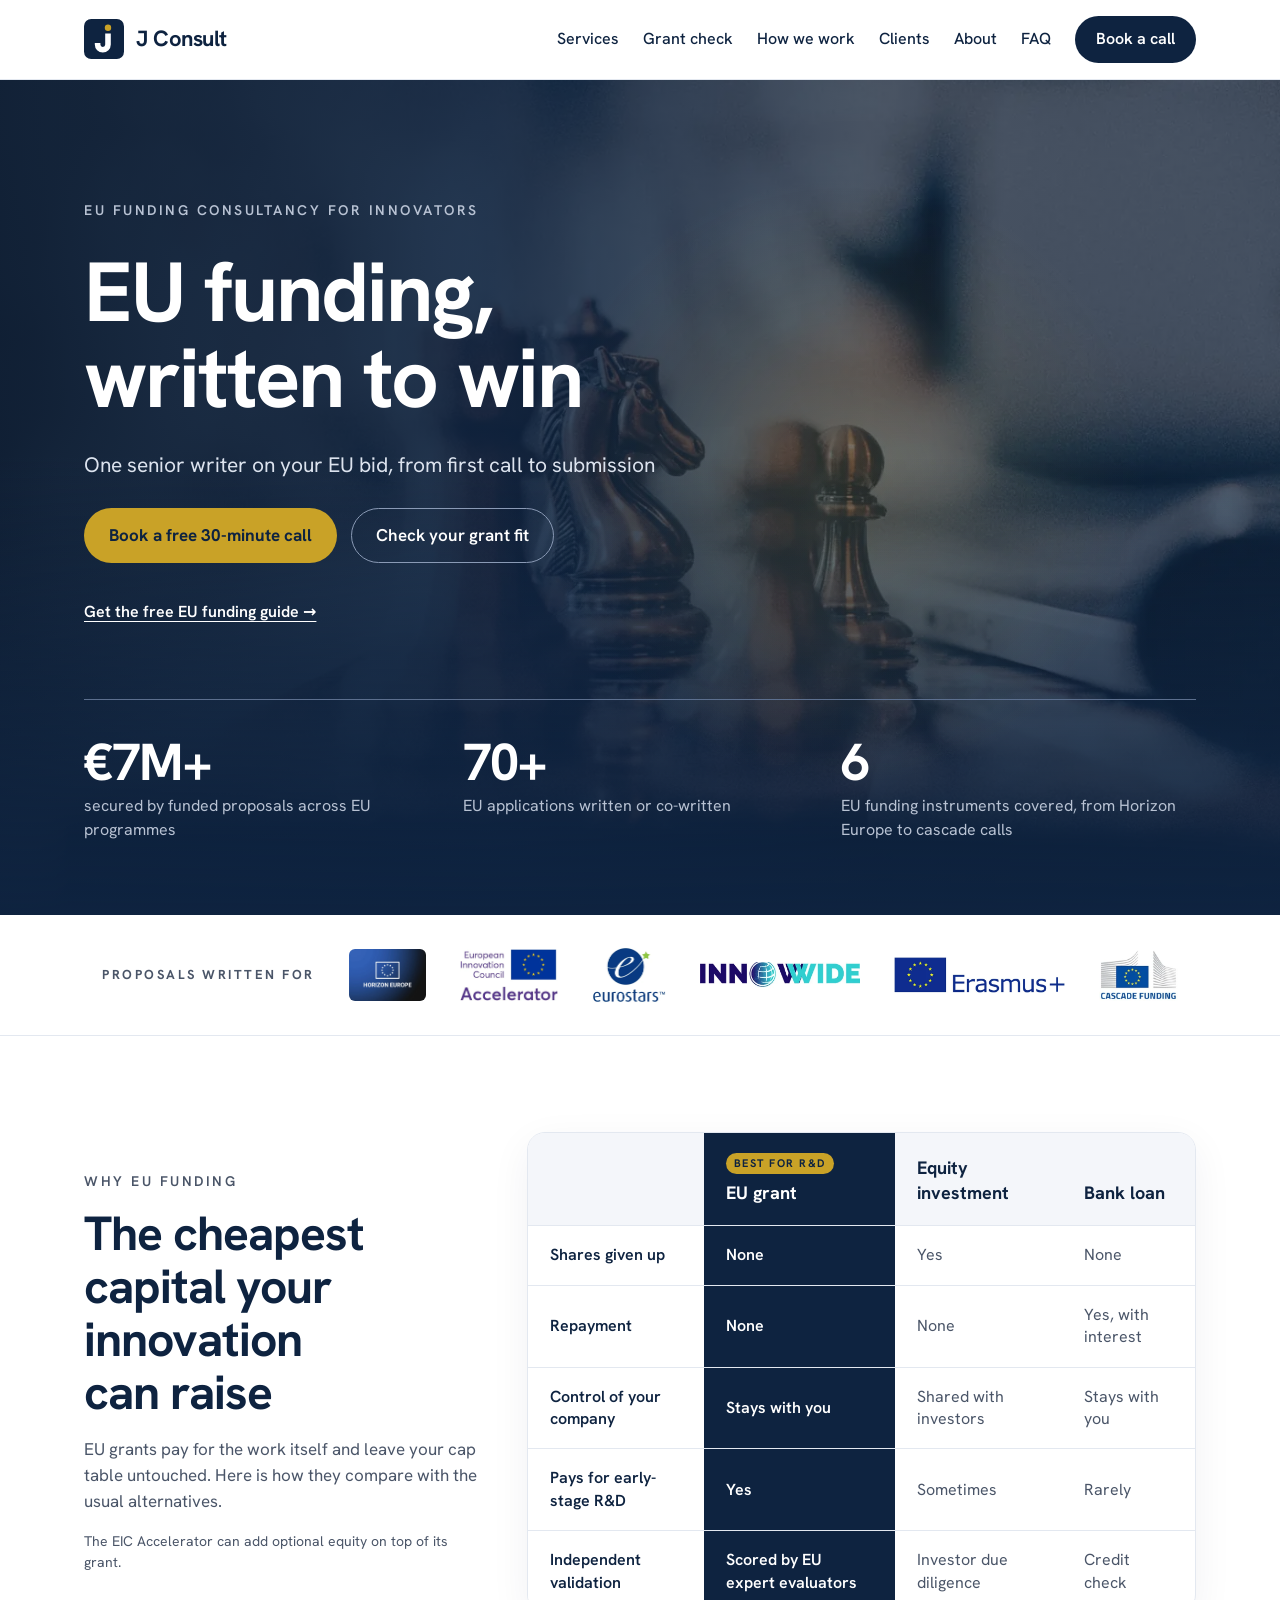
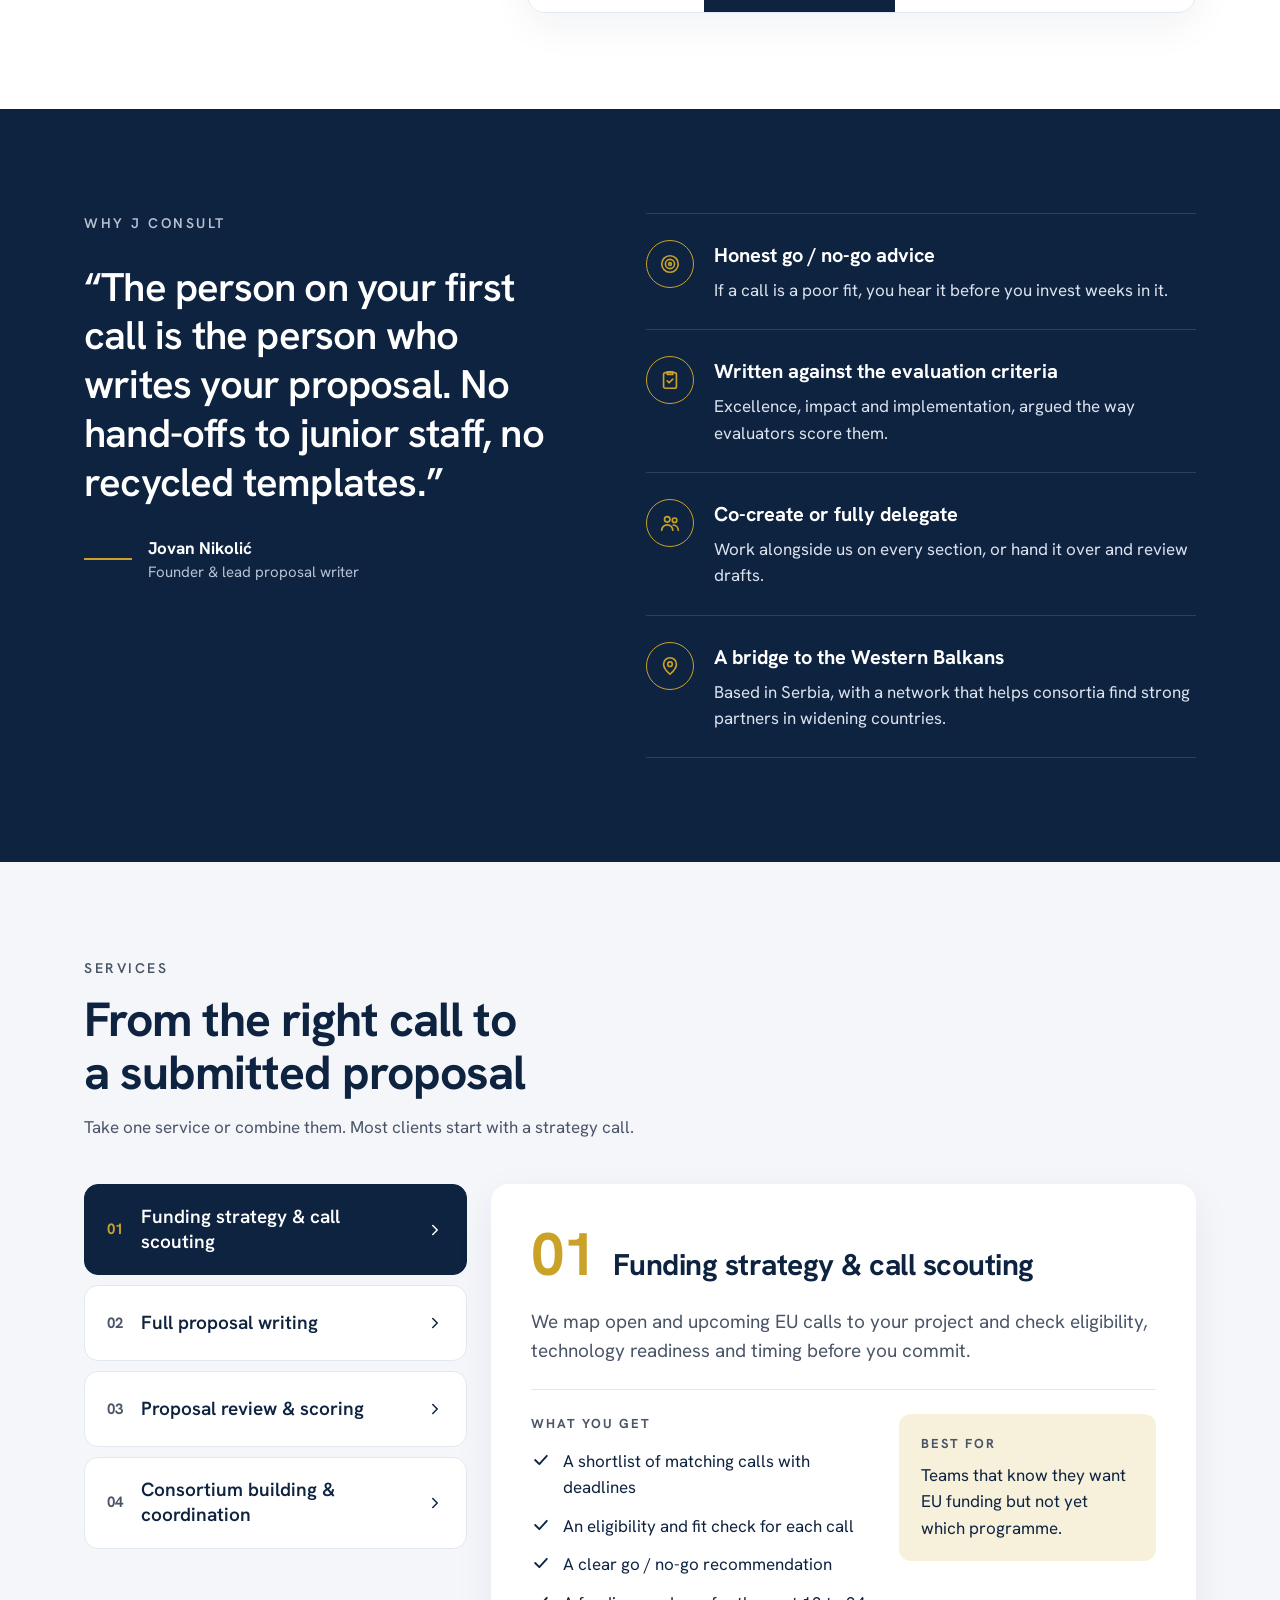
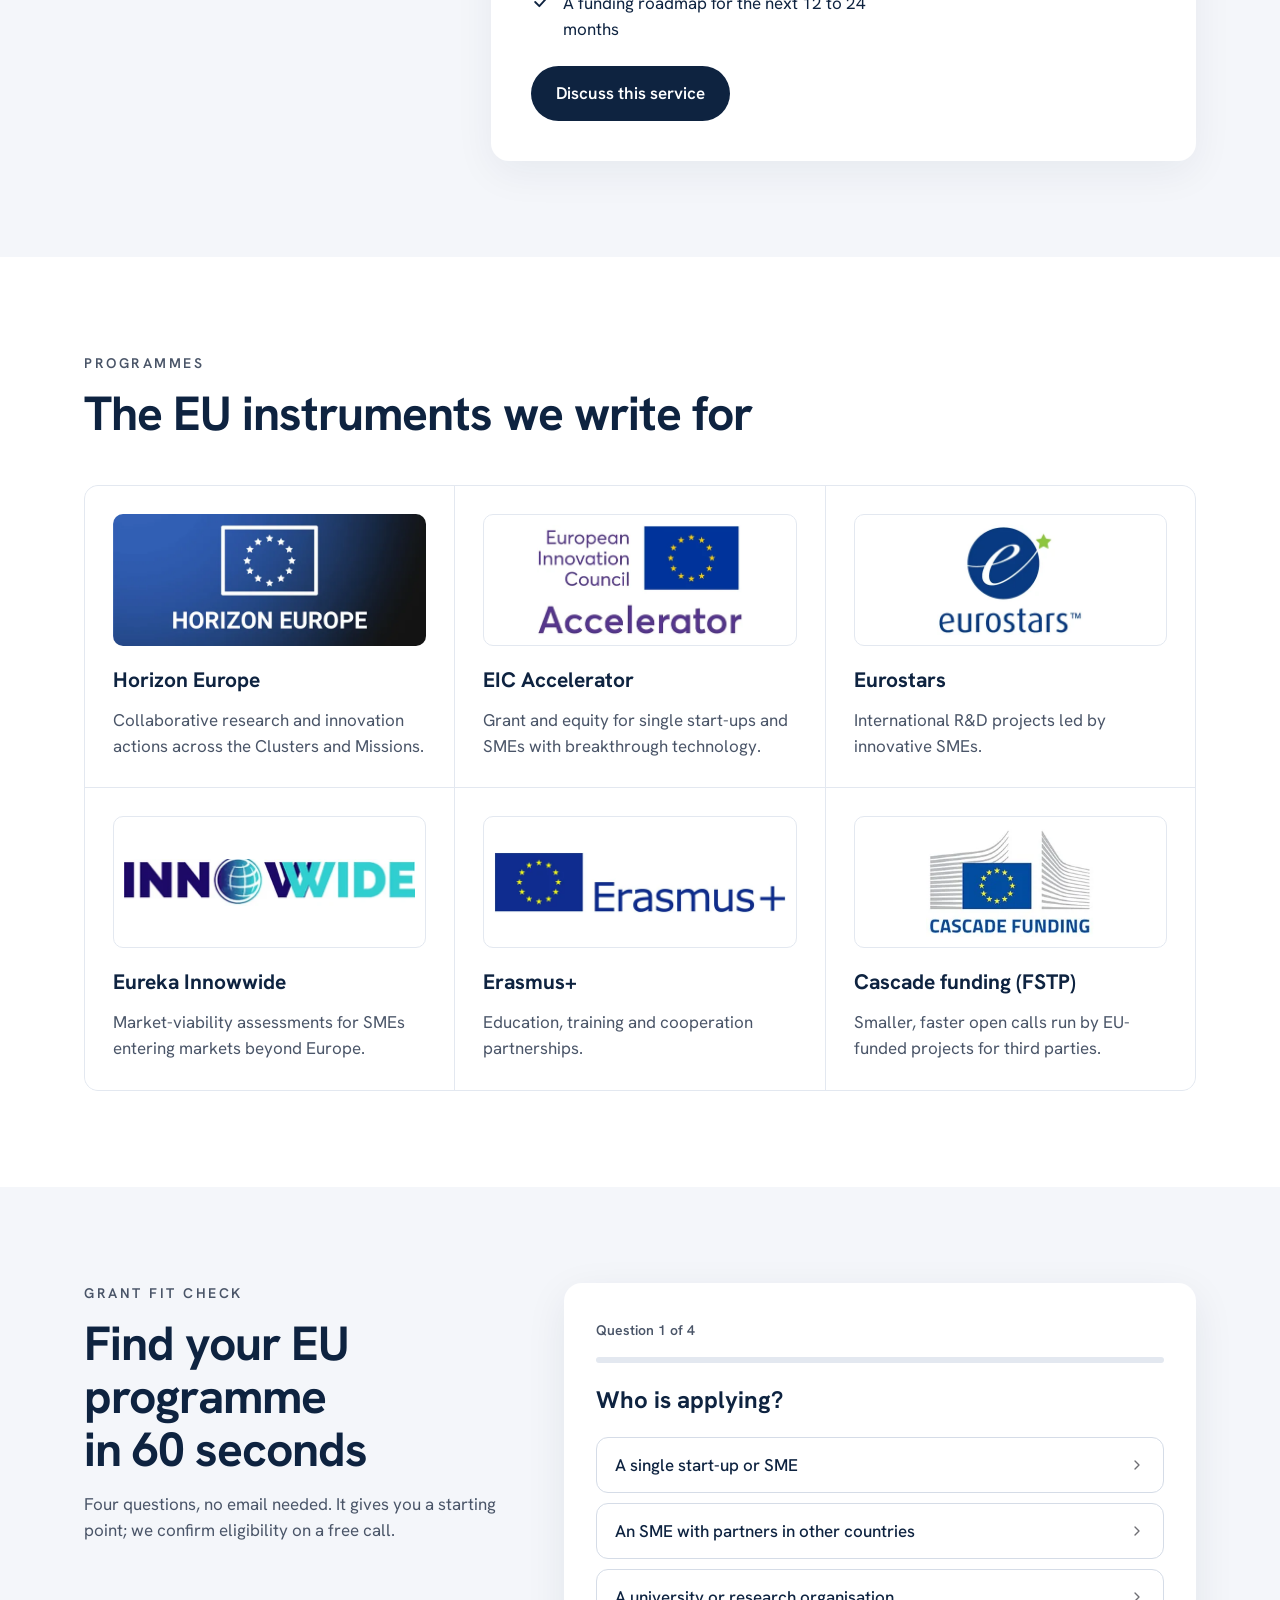
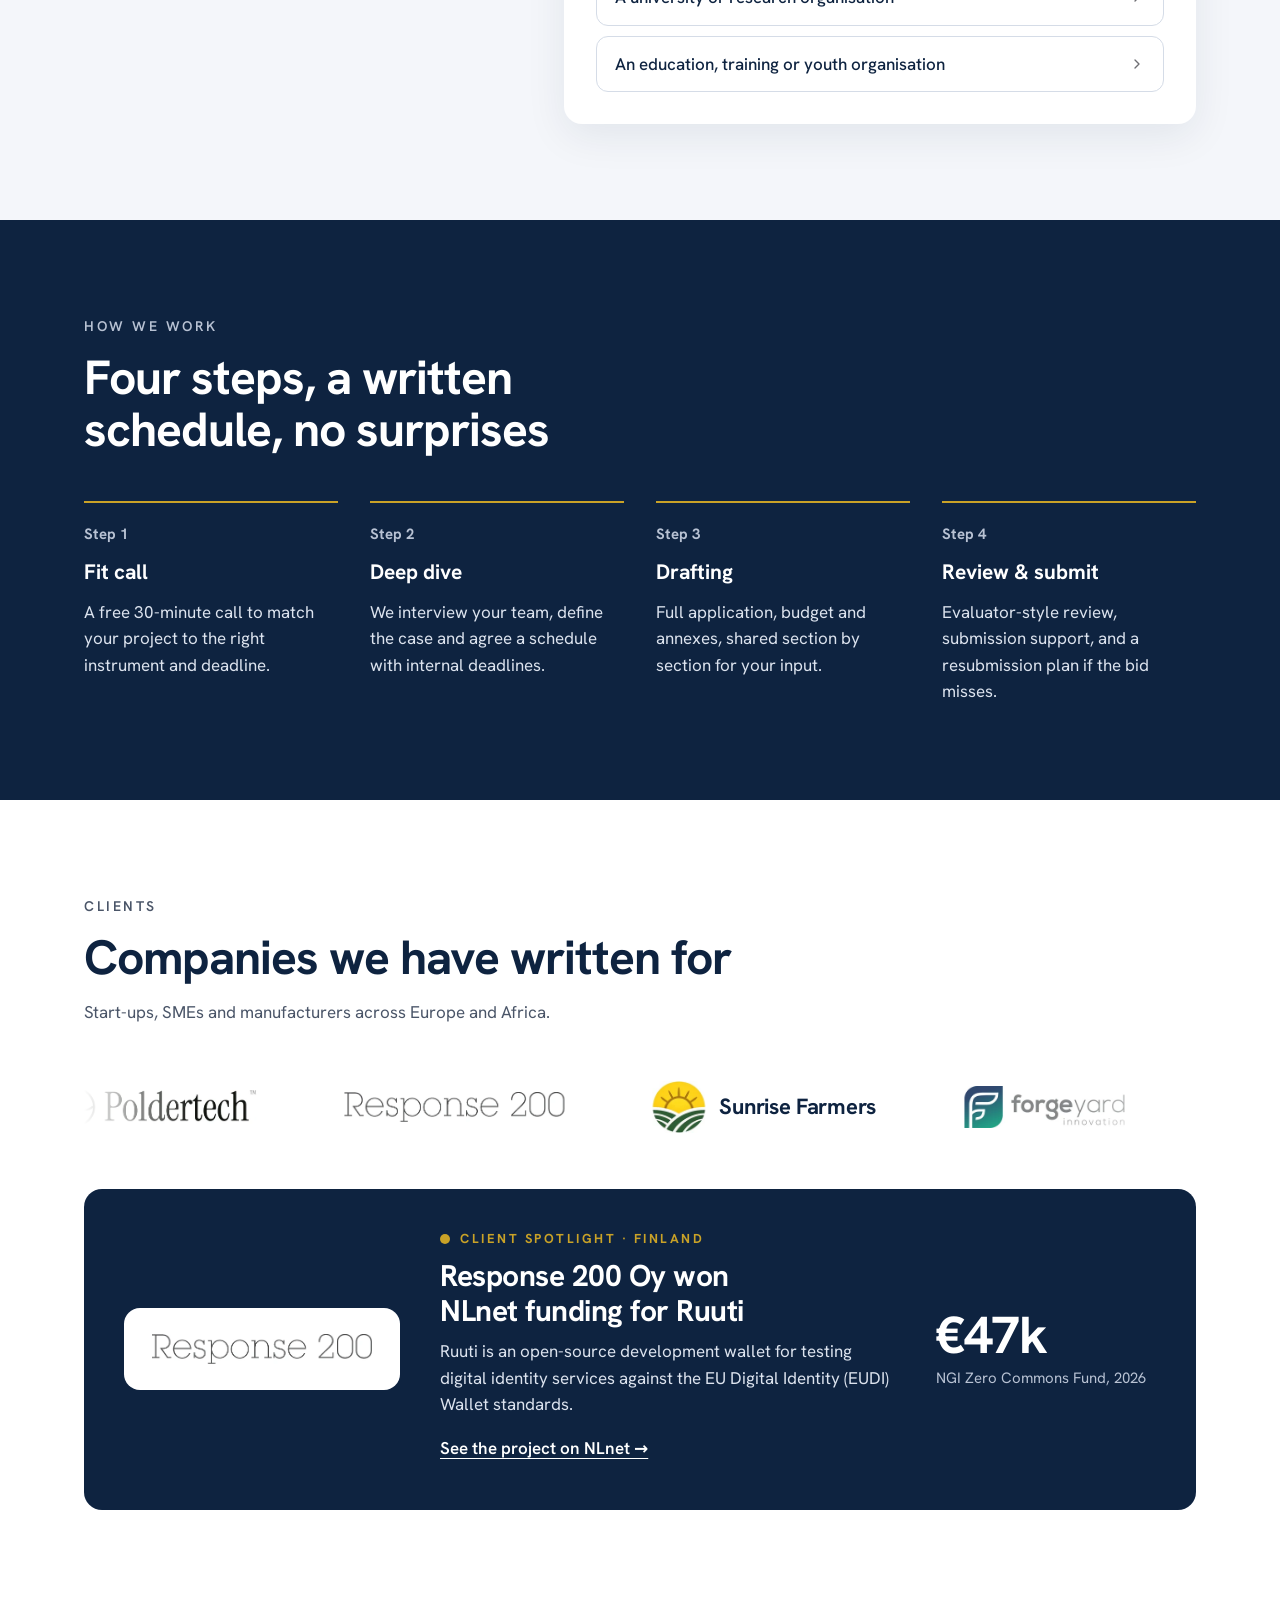
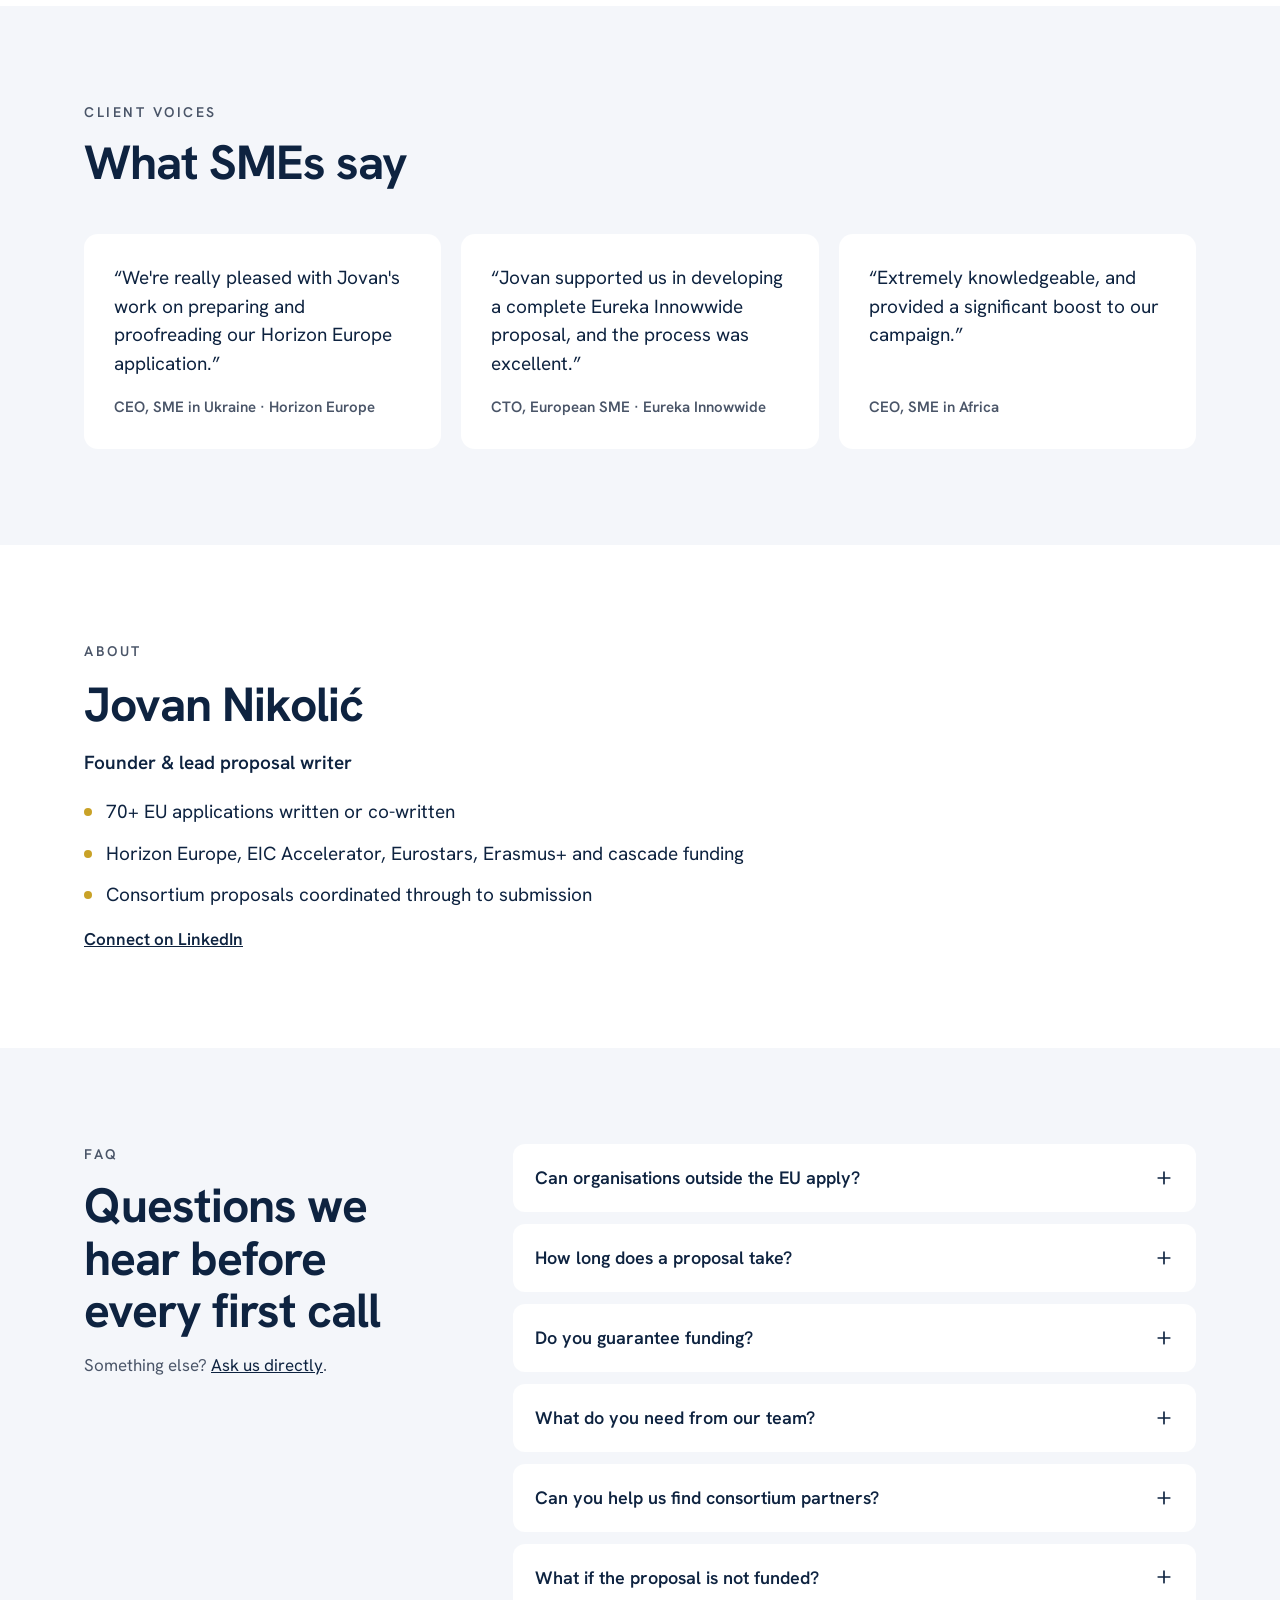
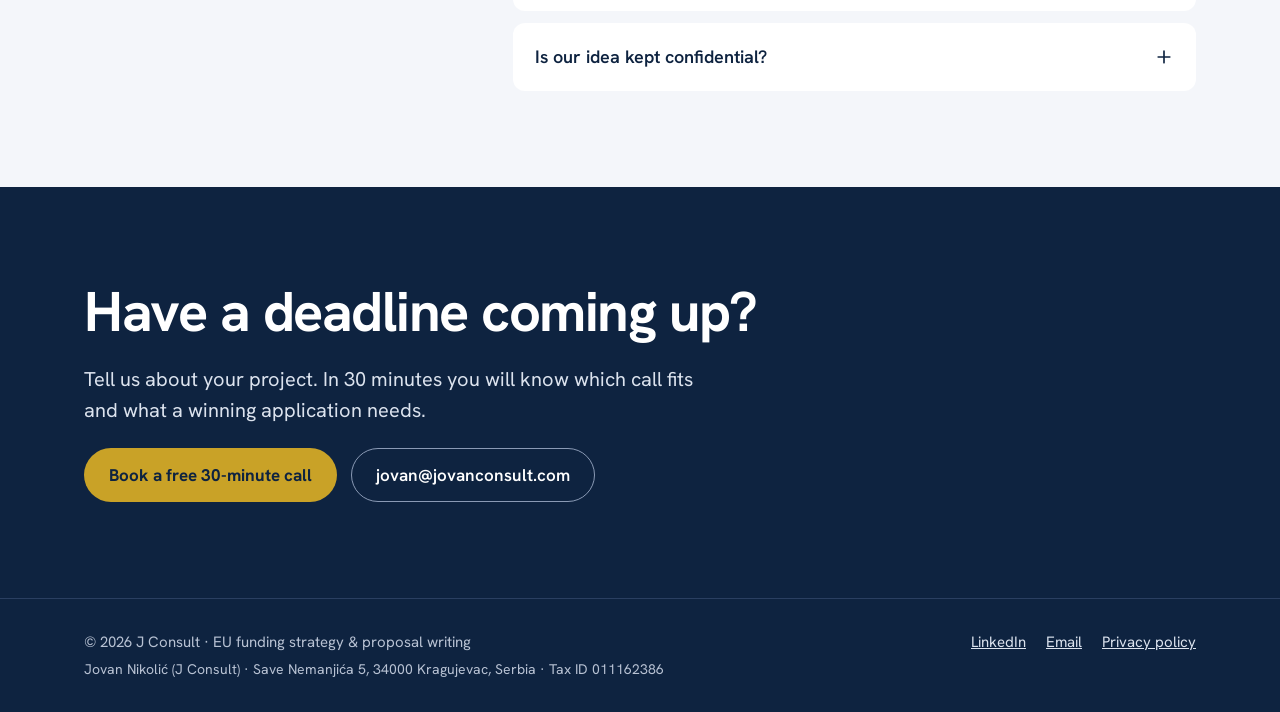
<file: index.html>
<!doctype html>
<html lang="en">
<head>
<meta charset="utf-8">
<meta name="viewport" content="width=device-width, initial-scale=1">
<title>J Consult · EU funding strategy &amp; proposal writing</title>
<meta name="description" content="Senior EU proposal writing for SMEs, start-ups and research consortia: Horizon Europe, EIC Accelerator, Eurostars, Erasmus+ and cascade funding.">
<link rel="canonical" href="https://jovanconsult.com/">
<meta name="theme-color" content="#0E2340">
<meta property="og:type" content="website">
<meta property="og:title" content="J Consult · EU funding, written to win">
<meta property="og:description" content="One senior writer on your EU bid, from first call to submission.">
<meta property="og:url" content="https://jovanconsult.com/">
<meta property="og:image" content="https://jovanconsult.com/assets/img/og-image.jpg">
<meta name="twitter:card" content="summary_large_image">
<link rel="icon" href="favicon.svg" type="image/svg+xml">
<link rel="preload" as="image" type="image/webp" href="assets/img/hero-1400.webp" imagesrcset="assets/img/hero-800.webp 800w, assets/img/hero-1400.webp 1400w, assets/img/hero-2200.webp 2200w" imagesizes="100vw" fetchpriority="high">
<link rel="preload" as="font" type="font/woff2" href="assets/fonts/hanken-grotesk-latin-400-normal.woff2" crossorigin>
<link rel="preload" as="font" type="font/woff2" href="assets/fonts/hanken-grotesk-latin-700-normal.woff2" crossorigin>
<link rel="stylesheet" href="assets/css/style.css?v=3">
<script src="assets/js/main.js?v=3" defer></script>
</head>
<body class="has-mbar">
<a class="skip" href="#main">Skip to content</a>

<header class="site-header">
  <div class="bar">
    <a class="brand" href="#top" aria-label="J Consult, back to top">
      <svg width="40" height="40" viewBox="0 0 100 100" aria-hidden="true"><rect width="100" height="100" rx="18" fill="#0E2340"/><path d="M53 36H67V64A20 20 0 0 1 27 64V60H41V64A6 6 0 0 0 53 64Z" fill="#fff"/><circle cx="60" cy="22" r="8" fill="#C9A227"/></svg>
      J Consult
    </a>
    <nav class="nav" aria-label="Main">
      <a href="#services">Services</a>
      <a href="#checker">Grant check</a>
      <a href="#process">How we work</a>
      <a href="#clients">Clients</a>
      <a href="#about">About</a>
      <a href="#faq">FAQ</a>
      <a class="btn btn-navy" href="https://calendly.com/jovan-jovanconsult/30">Book a call</a>
    </nav>
    <button type="button" class="burger" aria-label="Menu" aria-expanded="false" aria-controls="mmenu">
      <svg width="22" height="22" viewBox="0 0 24 24" fill="none" stroke="currentColor" stroke-width="2" stroke-linecap="round" aria-hidden="true"><path d="M4 7h16M4 12h16M4 17h16"/></svg>
    </button>
  </div>
  <nav class="mmenu" id="mmenu" aria-label="Mobile" hidden>
    <a href="#services">Services</a>
    <a href="#checker">Grant check</a>
    <a href="#process">How we work</a>
    <a href="#clients">Clients</a>
    <a href="#about">About</a>
    <a href="#faq">FAQ</a>
    <a class="btn btn-navy" href="https://calendly.com/jovan-jovanconsult/30">Book a free call</a>
  </nav>
</header>

<div class="mbar">
  <a class="btn btn-gold" href="https://calendly.com/jovan-jovanconsult/30">Book a free call</a>
  <a class="btn btn-line-light" href="#checker">Grant check</a>
</div>

<main id="main">

<!-- Hero -->
<section id="top" class="hero">
  <img class="hero-img" src="assets/img/hero-1400.webp" srcset="assets/img/hero-800.webp 800w, assets/img/hero-1400.webp 1400w, assets/img/hero-2200.webp 2200w" sizes="100vw" width="1400" height="934" alt="" fetchpriority="high" decoding="async">
  <div class="hero-shade" aria-hidden="true"></div>
  <div class="hero-inner">
    <div class="hero-copy">
      <div class="eyebrow">EU funding consultancy for innovators</div>
      <h1>EU funding, written to win</h1>
      <p class="hero-sub">One senior writer on your EU bid, from first call to submission</p>
      <div class="actions">
        <a class="btn btn-gold" href="https://calendly.com/jovan-jovanconsult/30">Book a free 30-minute call</a>
        <a class="btn btn-line-light" href="#checker">Check your grant fit</a>
      </div>
      <button type="button" class="link-btn" data-open-guide>Get the free EU funding guide →</button>
    </div>
    <div class="stats">
      <div><div class="stat-num" data-count="7" data-prefix="€" data-suffix="M+">€7M+</div><div class="stat-label">secured by funded proposals across EU programmes</div></div>
      <div><div class="stat-num" data-count="70" data-suffix="+">70+</div><div class="stat-label">EU applications written or co-written</div></div>
      <div><div class="stat-num" data-count="6">6</div><div class="stat-label">EU funding instruments covered, from Horizon Europe to cascade calls</div></div>
    </div>
  </div>
</section>

<!-- Programme logos -->
<section class="logo-bar" aria-label="Programmes we write for">
  <div class="logo-row">
    <div class="eyebrow">Proposals written for</div>
    <img class="r" src="assets/img/horizon-europe.webp" width="77" height="52" alt="Horizon Europe">
    <img src="assets/img/eic-accelerator.webp" width="98" height="52" alt="EIC Accelerator">
    <img src="assets/img/eurostars.webp" width="74" height="56" alt="Eurostars">
    <img src="assets/img/innowwide.webp" width="160" height="26" alt="Eureka Innowwide">
    <img src="assets/img/erasmus-plus.webp" width="171" height="36" alt="Erasmus+">
    <img src="assets/img/cascade-funding.webp" width="79" height="52" alt="Cascade Funding">
  </div>
</section>

<!-- Why EU funding -->
<section>
  <div class="wrap why">
    <div class="why-copy">
      <div class="eyebrow">Why EU funding</div>
      <h2 class="h2">The cheapest capital your innovation can raise</h2>
      <p class="lead">EU grants pay for the work itself and leave your cap table untouched. Here is how they compare with the usual alternatives.</p>
      <p class="lead small">The EIC Accelerator can add optional equity on top of its grant.</p>
      <div class="swipe">Swipe the table to compare →</div>
    </div>
    <div class="compare">
      <table>
        <thead>
          <tr>
            <th><span class="sr-only">Criterion</span></th>
            <th class="hl"><span class="tag">Best for R&amp;D</span>EU grant</th>
            <th>Equity investment</th>
            <th>Bank loan</th>
          </tr>
        </thead>
        <tbody>
          <tr><th scope="row">Shares given up</th><td class="hl">None</td><td>Yes</td><td>None</td></tr>
          <tr><th scope="row">Repayment</th><td class="hl">None</td><td>None</td><td>Yes, with interest</td></tr>
          <tr><th scope="row">Control of your company</th><td class="hl">Stays with you</td><td>Shared with investors</td><td>Stays with you</td></tr>
          <tr><th scope="row">Pays for early-stage R&amp;D</th><td class="hl">Yes</td><td>Sometimes</td><td>Rarely</td></tr>
          <tr><th scope="row">Independent validation</th><td class="hl">Scored by EU expert evaluators</td><td>Investor due diligence</td><td>Credit check</td></tr>
        </tbody>
      </table>
    </div>
  </div>
</section>

<!-- Why J Consult -->
<section class="dark">
  <div class="wrap principles">
    <div class="quote-col">
      <div class="eyebrow">Why J Consult</div>
      <blockquote class="quote">“The person on your first call is the person who writes your proposal. No hand-offs to junior staff, no recycled templates.”</blockquote>
      <div class="sign"><div>Jovan Nikolić<small>Founder &amp; lead proposal writer</small></div></div>
    </div>
    <ul class="plist">
      <li><div class="ico"><svg width="22" height="22" viewBox="0 0 24 24" fill="none" stroke="currentColor" stroke-width="1.8" stroke-linecap="round" stroke-linejoin="round" aria-hidden="true"><circle cx="12" cy="12" r="9"/><circle cx="12" cy="12" r="5"/><circle cx="12" cy="12" r="1.5"/></svg></div><div><h3>Honest go / no-go advice</h3><p>If a call is a poor fit, you hear it before you invest weeks in it.</p></div></li>
      <li><div class="ico"><svg width="22" height="22" viewBox="0 0 24 24" fill="none" stroke="currentColor" stroke-width="1.8" stroke-linecap="round" stroke-linejoin="round" aria-hidden="true"><rect x="5" y="4" width="14" height="17" rx="2"/><path d="M9 3h6v3H9z"/><path d="M9 13l2 2 4-4"/></svg></div><div><h3>Written against the evaluation criteria</h3><p>Excellence, impact and implementation, argued the way evaluators score them.</p></div></li>
      <li><div class="ico"><svg width="22" height="22" viewBox="0 0 24 24" fill="none" stroke="currentColor" stroke-width="1.8" stroke-linecap="round" stroke-linejoin="round" aria-hidden="true"><circle cx="9" cy="8" r="3"/><path d="M3 20c0-3.3 2.7-6 6-6s6 2.7 6 6"/><circle cx="17" cy="9" r="2.5"/><path d="M15.5 14.2c3 .2 5.5 2.6 5.5 5.8"/></svg></div><div><h3>Co-create or fully delegate</h3><p>Work alongside us on every section, or hand it over and review drafts.</p></div></li>
      <li><div class="ico"><svg width="22" height="22" viewBox="0 0 24 24" fill="none" stroke="currentColor" stroke-width="1.8" stroke-linecap="round" stroke-linejoin="round" aria-hidden="true"><path d="M12 21s-7-6.2-7-11a7 7 0 0 1 14 0c0 4.8-7 11-7 11z"/><circle cx="12" cy="10" r="2.5"/></svg></div><div><h3>A bridge to the Western Balkans</h3><p>Based in Serbia, with a network that helps consortia find strong partners in widening countries.</p></div></li>
    </ul>
  </div>
</section>

<!-- Services -->
<section id="services" class="soft">
  <div class="wrap stack">
    <div class="head">
      <div class="eyebrow">Services</div>
      <h2 class="h2">From the right call to a submitted proposal</h2>
      <p class="lead">Take one service or combine them. Most clients start with a strategy call.</p>
    </div>
    <div class="svc">
      <div class="svc-tabs" role="tablist" aria-label="Services" aria-orientation="vertical">
        <button type="button" class="svc-tab" role="tab" id="tab-1" aria-controls="panel-1" aria-selected="true"><span class="n">01</span><span class="t">Funding strategy &amp; call scouting</span><svg width="18" height="18" viewBox="0 0 24 24" fill="none" stroke="currentColor" stroke-width="2" stroke-linecap="round" stroke-linejoin="round" aria-hidden="true"><path d="M9 6l6 6-6 6"/></svg></button>
        <button type="button" class="svc-tab" role="tab" id="tab-2" aria-controls="panel-2" aria-selected="false" tabindex="-1"><span class="n">02</span><span class="t">Full proposal writing</span><svg width="18" height="18" viewBox="0 0 24 24" fill="none" stroke="currentColor" stroke-width="2" stroke-linecap="round" stroke-linejoin="round" aria-hidden="true"><path d="M9 6l6 6-6 6"/></svg></button>
        <button type="button" class="svc-tab" role="tab" id="tab-3" aria-controls="panel-3" aria-selected="false" tabindex="-1"><span class="n">03</span><span class="t">Proposal review &amp; scoring</span><svg width="18" height="18" viewBox="0 0 24 24" fill="none" stroke="currentColor" stroke-width="2" stroke-linecap="round" stroke-linejoin="round" aria-hidden="true"><path d="M9 6l6 6-6 6"/></svg></button>
        <button type="button" class="svc-tab" role="tab" id="tab-4" aria-controls="panel-4" aria-selected="false" tabindex="-1"><span class="n">04</span><span class="t">Consortium building &amp; coordination</span><svg width="18" height="18" viewBox="0 0 24 24" fill="none" stroke="currentColor" stroke-width="2" stroke-linecap="round" stroke-linejoin="round" aria-hidden="true"><path d="M9 6l6 6-6 6"/></svg></button>
      </div>

      <div class="svc-panel" role="tabpanel" id="panel-1" aria-labelledby="tab-1">
        <div class="svc-title"><div class="big" aria-hidden="true">01</div><h3>Funding strategy &amp; call scouting</h3></div>
        <p class="svc-desc">We map open and upcoming EU calls to your project and check eligibility, technology readiness and timing before you commit.</p>
        <div class="svc-detail">
          <div class="svc-gets"><div class="mini">What you get</div>
            <ul class="checks">
              <li><svg width="20" height="20" viewBox="0 0 24 24" fill="none" stroke="#0E2340" stroke-width="2.2" stroke-linecap="round" stroke-linejoin="round" aria-hidden="true"><path d="M5 12l5 5 9-10"/></svg>A shortlist of matching calls with deadlines</li>
              <li><svg width="20" height="20" viewBox="0 0 24 24" fill="none" stroke="#0E2340" stroke-width="2.2" stroke-linecap="round" stroke-linejoin="round" aria-hidden="true"><path d="M5 12l5 5 9-10"/></svg>An eligibility and fit check for each call</li>
              <li><svg width="20" height="20" viewBox="0 0 24 24" fill="none" stroke="#0E2340" stroke-width="2.2" stroke-linecap="round" stroke-linejoin="round" aria-hidden="true"><path d="M5 12l5 5 9-10"/></svg>A clear go / no-go recommendation</li>
              <li><svg width="20" height="20" viewBox="0 0 24 24" fill="none" stroke="#0E2340" stroke-width="2.2" stroke-linecap="round" stroke-linejoin="round" aria-hidden="true"><path d="M5 12l5 5 9-10"/></svg>A funding roadmap for the next 12 to 24 months</li>
            </ul>
          </div>
          <div class="best"><div class="mini">Best for</div><p>Teams that know they want EU funding but not yet which programme.</p></div>
        </div>
        <a class="btn btn-navy" href="https://calendly.com/jovan-jovanconsult/30">Discuss this service</a>
      </div>

      <div class="svc-panel" role="tabpanel" id="panel-2" aria-labelledby="tab-2" hidden>
        <div class="svc-title"><div class="big" aria-hidden="true">02</div><h3>Full proposal writing</h3></div>
        <p class="svc-desc">The complete application, written to the work programme and the evaluation criteria, from first draft to submission.</p>
        <div class="svc-detail">
          <div class="svc-gets"><div class="mini">What you get</div>
            <ul class="checks">
              <li><svg width="20" height="20" viewBox="0 0 24 24" fill="none" stroke="#0E2340" stroke-width="2.2" stroke-linecap="round" stroke-linejoin="round" aria-hidden="true"><path d="M5 12l5 5 9-10"/></svg>Every proposal section: excellence, impact, implementation</li>
              <li><svg width="20" height="20" viewBox="0 0 24 24" fill="none" stroke="#0E2340" stroke-width="2.2" stroke-linecap="round" stroke-linejoin="round" aria-hidden="true"><path d="M5 12l5 5 9-10"/></svg>Work packages, Gantt chart, KPIs and budget</li>
              <li><svg width="20" height="20" viewBox="0 0 24 24" fill="none" stroke="#0E2340" stroke-width="2.2" stroke-linecap="round" stroke-linejoin="round" aria-hidden="true"><path d="M5 12l5 5 9-10"/></svg>Impact pathway and exploitation strategy</li>
              <li><svg width="20" height="20" viewBox="0 0 24 24" fill="none" stroke="#0E2340" stroke-width="2.2" stroke-linecap="round" stroke-linejoin="round" aria-hidden="true"><path d="M5 12l5 5 9-10"/></svg>Support with submission on the funding portal</li>
            </ul>
          </div>
          <div class="best"><div class="mini">Best for</div><p>Companies with a clear project and a deadline to hit.</p></div>
        </div>
        <a class="btn btn-navy" href="https://calendly.com/jovan-jovanconsult/30">Discuss this service</a>
      </div>

      <div class="svc-panel" role="tabpanel" id="panel-3" aria-labelledby="tab-3" hidden>
        <div class="svc-title"><div class="big" aria-hidden="true">03</div><h3>Proposal review &amp; scoring</h3></div>
        <p class="svc-desc">An evaluator-style critique of your draft, so you fix what costs points before the real evaluators see it.</p>
        <div class="svc-detail">
          <div class="svc-gets"><div class="mini">What you get</div>
            <ul class="checks">
              <li><svg width="20" height="20" viewBox="0 0 24 24" fill="none" stroke="#0E2340" stroke-width="2.2" stroke-linecap="round" stroke-linejoin="round" aria-hidden="true"><path d="M5 12l5 5 9-10"/></svg>A score per criterion, as an evaluator would give it</li>
              <li><svg width="20" height="20" viewBox="0 0 24 24" fill="none" stroke="#0E2340" stroke-width="2.2" stroke-linecap="round" stroke-linejoin="round" aria-hidden="true"><path d="M5 12l5 5 9-10"/></svg>A prioritised list of fixes</li>
              <li><svg width="20" height="20" viewBox="0 0 24 24" fill="none" stroke="#0E2340" stroke-width="2.2" stroke-linecap="round" stroke-linejoin="round" aria-hidden="true"><path d="M5 12l5 5 9-10"/></svg>Comments on structure, argument and evidence</li>
              <li><svg width="20" height="20" viewBox="0 0 24 24" fill="none" stroke="#0E2340" stroke-width="2.2" stroke-linecap="round" stroke-linejoin="round" aria-hidden="true"><path d="M5 12l5 5 9-10"/></svg>A final check before submission</li>
            </ul>
          </div>
          <div class="best"><div class="mini">Best for</div><p>Teams with an in-house draft, or a resubmission after a near miss.</p></div>
        </div>
        <a class="btn btn-navy" href="https://calendly.com/jovan-jovanconsult/30">Discuss this service</a>
      </div>

      <div class="svc-panel" role="tabpanel" id="panel-4" aria-labelledby="tab-4" hidden>
        <div class="svc-title"><div class="big" aria-hidden="true">04</div><h3>Consortium building &amp; coordination</h3></div>
        <p class="svc-desc">The right partners, clear roles and every partner's input delivered on time, from kick-off to submission.</p>
        <div class="svc-detail">
          <div class="svc-gets"><div class="mini">What you get</div>
            <ul class="checks">
              <li><svg width="20" height="20" viewBox="0 0 24 24" fill="none" stroke="#0E2340" stroke-width="2.2" stroke-linecap="round" stroke-linejoin="round" aria-hidden="true"><path d="M5 12l5 5 9-10"/></svg>A partner profile and search, including the Western Balkans</li>
              <li><svg width="20" height="20" viewBox="0 0 24 24" fill="none" stroke="#0E2340" stroke-width="2.2" stroke-linecap="round" stroke-linejoin="round" aria-hidden="true"><path d="M5 12l5 5 9-10"/></svg>Roles and budget split agreed across partners</li>
              <li><svg width="20" height="20" viewBox="0 0 24 24" fill="none" stroke="#0E2340" stroke-width="2.2" stroke-linecap="round" stroke-linejoin="round" aria-hidden="true"><path d="M5 12l5 5 9-10"/></svg>Collection of partner inputs and annexes</li>
              <li><svg width="20" height="20" viewBox="0 0 24 24" fill="none" stroke="#0E2340" stroke-width="2.2" stroke-linecap="round" stroke-linejoin="round" aria-hidden="true"><path d="M5 12l5 5 9-10"/></svg>One shared timeline, managed to the deadline</li>
            </ul>
          </div>
          <div class="best"><div class="mini">Best for</div><p>Collaborative calls such as Horizon Europe and Eurostars.</p></div>
        </div>
        <a class="btn btn-navy" href="https://calendly.com/jovan-jovanconsult/30">Discuss this service</a>
      </div>
    </div>
  </div>
</section>

<!-- Programmes -->
<section id="programmes">
  <div class="wrap stack">
    <div class="head">
      <div class="eyebrow">Programmes</div>
      <h2 class="h2">The EU instruments we write for</h2>
    </div>
    <div class="prog-grid">
      <div class="prog lift"><div class="prog-logo cover"><img src="assets/img/horizon-europe.webp" width="720" height="488" alt="Horizon Europe logo" loading="lazy" decoding="async"></div><h3>Horizon Europe</h3><p>Collaborative research and innovation actions across the Clusters and Missions.</p></div>
      <div class="prog lift"><div class="prog-logo"><img src="assets/img/eic-accelerator.webp" width="421" height="224" alt="EIC Accelerator logo" loading="lazy" decoding="async"></div><h3>EIC Accelerator</h3><p>Grant and equity for single start-ups and SMEs with breakthrough technology.</p></div>
      <div class="prog lift"><div class="prog-logo"><img src="assets/img/eurostars.webp" width="298" height="224" alt="Eurostars logo" loading="lazy" decoding="async"></div><h3>Eurostars</h3><p>International R&amp;D projects led by innovative SMEs.</p></div>
      <div class="prog lift"><div class="prog-logo"><img src="assets/img/innowwide.webp" width="589" height="96" alt="Eureka Innowwide logo" loading="lazy" decoding="async"></div><h3>Eureka Innowwide</h3><p>Market-viability assessments for SMEs entering markets beyond Europe.</p></div>
      <div class="prog lift"><div class="prog-logo"><img src="assets/img/erasmus-plus.webp" width="600" height="126" alt="Erasmus+ logo" loading="lazy" decoding="async"></div><h3>Erasmus+</h3><p>Education, training and cooperation partnerships.</p></div>
      <div class="prog lift"><div class="prog-logo"><img src="assets/img/cascade-funding.webp" width="250" height="164" alt="Cascade Funding logo" loading="lazy" decoding="async"></div><h3>Cascade funding (FSTP)</h3><p>Smaller, faster open calls run by EU-funded projects for third parties.</p></div>
    </div>
  </div>
</section>

<!-- Grant fit check -->
<section id="checker" class="soft">
  <div class="wrap checker">
    <div class="checker-copy">
      <div class="eyebrow">Grant fit check</div>
      <h2 class="h2">Find your EU programme in 60 seconds</h2>
      <p class="lead">Four questions, no email needed. It gives you a starting point; we confirm eligibility on a free call.</p>
    </div>
    <div class="quiz" id="quiz" aria-live="polite">
      <noscript><p class="lead">The grant check needs JavaScript. <a href="https://calendly.com/jovan-jovanconsult/30">Book a free call</a> and we will check your fit with you.</p></noscript>
    </div>
  </div>
</section>

<!-- Process -->
<section id="process" class="dark">
  <div class="wrap stack">
    <div class="head">
      <div class="eyebrow">How we work</div>
      <h2 class="h2">Four steps, a written schedule, no surprises</h2>
    </div>
    <ol class="steps">
      <li><div class="n">Step 1</div><h3>Fit call</h3><p>A free 30-minute call to match your project to the right instrument and deadline.</p></li>
      <li><div class="n">Step 2</div><h3>Deep dive</h3><p>We interview your team, define the case and agree a schedule with internal deadlines.</p></li>
      <li><div class="n">Step 3</div><h3>Drafting</h3><p>Full application, budget and annexes, shared section by section for your input.</p></li>
      <li><div class="n">Step 4</div><h3>Review &amp; submit</h3><p>Evaluator-style review, submission support, and a resubmission plan if the bid misses.</p></li>
    </ol>
  </div>
</section>

<!-- Clients -->
<section id="clients">
  <div class="wrap stack">
    <div class="head">
      <div class="eyebrow">Clients</div>
      <h2 class="h2">Companies we have written for</h2>
      <p class="lead">Start-ups, SMEs and manufacturers across Europe and Africa.</p>
    </div>
    <p class="sr-only">Clients include Poldertech, Response 200 Oy, Sunrise Farmers and Forgeyard Innovation.</p>
    <div class="marquee" aria-hidden="true">
      <div class="track">
        <div class="client"><img src="assets/img/poldertech.webp" width="201" height="40" alt="" loading="lazy"></div>
        <div class="client"><img src="assets/img/response200.webp" width="220" height="30" alt="" loading="lazy"></div>
        <div class="client"><img src="assets/img/sunrise-farmers.webp" width="53" height="52" alt="" loading="lazy"><span>Sunrise Farmers</span></div>
        <div class="client"><img src="assets/img/forgeyard.webp" width="160" height="42" alt="" loading="lazy"></div>
        <div class="client"><img src="assets/img/poldertech.webp" width="201" height="40" alt="" loading="lazy"></div>
        <div class="client"><img src="assets/img/response200.webp" width="220" height="30" alt="" loading="lazy"></div>
        <div class="client"><img src="assets/img/sunrise-farmers.webp" width="53" height="52" alt="" loading="lazy"><span>Sunrise Farmers</span></div>
        <div class="client"><img src="assets/img/forgeyard.webp" width="160" height="42" alt="" loading="lazy"></div>
        <div class="client"><img src="assets/img/poldertech.webp" width="201" height="40" alt="" loading="lazy"></div>
        <div class="client"><img src="assets/img/response200.webp" width="220" height="30" alt="" loading="lazy"></div>
        <div class="client"><img src="assets/img/sunrise-farmers.webp" width="53" height="52" alt="" loading="lazy"><span>Sunrise Farmers</span></div>
        <div class="client"><img src="assets/img/forgeyard.webp" width="160" height="42" alt="" loading="lazy"></div>
        <div class="client"><img src="assets/img/poldertech.webp" width="201" height="40" alt="" loading="lazy"></div>
        <div class="client"><img src="assets/img/response200.webp" width="220" height="30" alt="" loading="lazy"></div>
        <div class="client"><img src="assets/img/sunrise-farmers.webp" width="53" height="52" alt="" loading="lazy"><span>Sunrise Farmers</span></div>
        <div class="client"><img src="assets/img/forgeyard.webp" width="160" height="42" alt="" loading="lazy"></div>
      </div>
    </div>
    <div class="spot">
      <div class="spot-logo"><img src="assets/img/response200.webp" width="220" height="30" alt="Response 200 Oy logo" loading="lazy"></div>
      <div class="spot-body">
        <div class="spot-tag">Client spotlight · Finland</div>
        <h3>Response 200 Oy won NLnet funding for Ruuti</h3>
        <p>Ruuti is an open-source development wallet for testing digital identity services against the EU Digital Identity (EUDI) Wallet standards.</p>
        <a href="https://nlnet.nl/project/Ruuti/" rel="noopener">See the project on NLnet →</a>
      </div>
      <div class="spot-figure"><div class="stat-num">€47k</div><small>NGI Zero Commons Fund, 2026</small></div>
    </div>
  </div>
</section>

<!-- Testimonials -->
<section class="soft">
  <div class="wrap stack">
    <div class="head">
      <div class="eyebrow">Client voices</div>
      <h2 class="h2">What SMEs say</h2>
    </div>
    <div class="voices">
      <figure class="voice lift"><blockquote>“We're really pleased with Jovan's work on preparing and proofreading our Horizon Europe application.”</blockquote><figcaption>CEO, SME in Ukraine · Horizon Europe</figcaption></figure>
      <figure class="voice lift"><blockquote>“Jovan supported us in developing a complete Eureka Innowwide proposal, and the process was excellent.”</blockquote><figcaption>CTO, European SME · Eureka Innowwide</figcaption></figure>
      <figure class="voice lift"><blockquote>“Extremely knowledgeable, and provided a significant boost to our campaign.”</blockquote><figcaption>CEO, SME in Africa</figcaption></figure>
    </div>
  </div>
</section>

<!-- About -->
<section id="about">
  <div class="wrap about">
    <div class="about-copy">
      <div class="eyebrow">About</div>
      <h2 class="h2">Jovan Nikolić</h2>
      <div class="role">Founder &amp; lead proposal writer</div>
      <ul class="cv">
        <li>70+ EU applications written or co-written</li>
        <li>Horizon Europe, EIC Accelerator, Eurostars, Erasmus+ and cascade funding</li>
        <li>Consortium proposals coordinated through to submission</li>
      </ul>
      <a href="https://www.linkedin.com/in/j-nikolic/" rel="noopener" style="font-weight:600">Connect on LinkedIn</a>
    </div>
  </div>
</section>

<!-- FAQ -->
<section id="faq" class="soft">
  <div class="wrap faq">
    <div class="faq-copy">
      <div class="eyebrow">FAQ</div>
      <h2 class="h2">Questions we hear before every first call</h2>
      <p class="lead">Something else? <a href="mailto:jovan@jovanconsult.com">Ask us directly</a>.</p>
    </div>
    <div class="faq-list">
      <details><summary>Can organisations outside the EU apply?<svg width="20" height="20" viewBox="0 0 24 24" fill="none" stroke="#0E2340" stroke-width="2" stroke-linecap="round" aria-hidden="true"><path d="M12 5v14M5 12h14"/></svg></summary><p>Often, yes. Horizon Europe is open to EU member states and associated countries, including Serbia, Ukraine, Norway and the United Kingdom. Eurostars and Innowwide follow Eureka membership. Eligibility differs by programme and call, so we check it on the first call.</p></details>
      <details><summary>How long does a proposal take?<svg width="20" height="20" viewBox="0 0 24 24" fill="none" stroke="#0E2340" stroke-width="2" stroke-linecap="round" aria-hidden="true"><path d="M12 5v14M5 12h14"/></svg></summary><p>Plan for around eight weeks for a consortium proposal and three to four weeks for a single-company bid. Shorter is possible if your technical material is ready, and we will tell you honestly if a deadline is too tight.</p></details>
      <details><summary>Do you guarantee funding?<svg width="20" height="20" viewBox="0 0 24 24" fill="none" stroke="#0E2340" stroke-width="2" stroke-linecap="round" aria-hidden="true"><path d="M12 5v14M5 12h14"/></svg></summary><p>No one honestly can. EU calls are competitive and scored by independent experts. We write to maximise your score against the evaluation criteria, and we tell you when a call is not worth your time.</p></details>
      <details><summary>What do you need from our team?<svg width="20" height="20" viewBox="0 0 24 24" fill="none" stroke="#0E2340" stroke-width="2" stroke-linecap="round" aria-hidden="true"><path d="M12 5v14M5 12h14"/></svg></summary><p>Your technical background, team details and budget figures, plus time for two or three interviews and draft reviews. If you prefer to co-write, we work section by section in a shared document.</p></details>
      <details><summary>Can you help us find consortium partners?<svg width="20" height="20" viewBox="0 0 24 24" fill="none" stroke="#0E2340" stroke-width="2" stroke-linecap="round" aria-hidden="true"><path d="M12 5v14M5 12h14"/></svg></summary><p>Yes. We help define the roles your consortium needs and find partners to fill them, including organisations in the Western Balkans and other widening countries.</p></details>
      <details><summary>What if the proposal is not funded?<svg width="20" height="20" viewBox="0 0 24 24" fill="none" stroke="#0E2340" stroke-width="2" stroke-linecap="round" aria-hidden="true"><path d="M12 5v14M5 12h14"/></svg></summary><p>We go through the evaluators' feedback with you and plan a stronger resubmission where the call allows it.</p></details>
      <details><summary>Is our idea kept confidential?<svg width="20" height="20" viewBox="0 0 24 24" fill="none" stroke="#0E2340" stroke-width="2" stroke-linecap="round" aria-hidden="true"><path d="M12 5v14M5 12h14"/></svg></summary><p>Yes. We sign an NDA before you share any technical details.</p></details>
    </div>
  </div>
</section>

<!-- Final call to action -->
<section class="dark">
  <div class="wrap cta">
    <h2>Have a deadline coming up?</h2>
    <p>Tell us about your project. In 30 minutes you will know which call fits and what a winning application needs.</p>
    <div class="actions">
      <a class="btn btn-gold" href="https://calendly.com/jovan-jovanconsult/30">Book a free 30-minute call</a>
      <a class="btn btn-line-light" href="mailto:jovan@jovanconsult.com">jovan@jovanconsult.com</a>
    </div>
  </div>
</section>

</main>

<footer class="site-footer">
  <div class="foot">
    <div>© 2026 J Consult · EU funding strategy &amp; proposal writing<small>Jovan Nikolić (J Consult) · Save Nemanjića 5, 34000 Kragujevac, Serbia · Tax ID 011162386</small></div>
    <nav aria-label="Footer">
      <a href="https://www.linkedin.com/in/j-nikolic/" rel="noopener">LinkedIn</a>
      <a href="mailto:jovan@jovanconsult.com">Email</a>
      <a href="privacy.html">Privacy policy</a>
    </nav>
  </div>
</footer>

<!-- Free guide popup.
     To connect Mailchimp: paste your embedded form's action URL into data-mailchimp-action,
     and the hidden anti-bot field name (starts with "b_") into data-mailchimp-honeypot. See README. -->
<div class="modal" id="guide" hidden>
  <div class="modal-bg" data-close-guide></div>
  <div class="modal-box" role="dialog" aria-modal="true" aria-labelledby="guide-title">
    <button type="button" class="modal-x" aria-label="Close" data-close-guide><svg width="20" height="20" viewBox="0 0 24 24" fill="none" stroke="currentColor" stroke-width="2" stroke-linecap="round" aria-hidden="true"><path d="M6 6l12 12M18 6L6 18"/></svg></button>
    <div class="modal-head">
      <div class="spot-tag">Free guide</div>
      <h2 id="guide-title">Which EU grant fits your project?</h2>
      <p>A short guide to Horizon Europe, the EIC Accelerator, Eurostars and cascade calls: who each one funds, how proposals are scored, and the mistakes that sink first applications.</p>
    </div>
    <form id="guide-form" method="post" target="mc-frame" data-mailchimp-action="" data-mailchimp-honeypot="">
      <div class="field">
        <label for="guide-email">Work email</label>
        <input id="guide-email" name="EMAIL" type="email" autocomplete="email" required placeholder="name@company.eu">
      </div>
      <label class="consent"><input type="checkbox" required>I agree to receive the guide and occasional emails from J Consult. Unsubscribe anytime. <a href="privacy.html">Privacy policy</a></label>
      <button type="submit" class="btn btn-gold">Send me the free guide</button>
      <button type="button" class="link-btn" data-close-guide>No thanks</button>
    </form>
    <div class="sent" id="guide-sent" hidden>
      <h3>It's on its way</h3>
      <p>We've sent the guide to <strong id="guide-email-out"></strong>. Have a deadline in mind? A 30-minute call is the fastest way to check your fit.</p>
      <div class="actions">
        <a class="btn btn-navy" href="https://calendly.com/jovan-jovanconsult/30">Book a free call</a>
        <button type="button" class="btn btn-line" data-close-guide>Back to the site</button>
      </div>
    </div>
    <iframe name="mc-frame" title="Newsletter signup" hidden tabindex="-1"></iframe>
  </div>
</div>

</body>
</html>
</file>
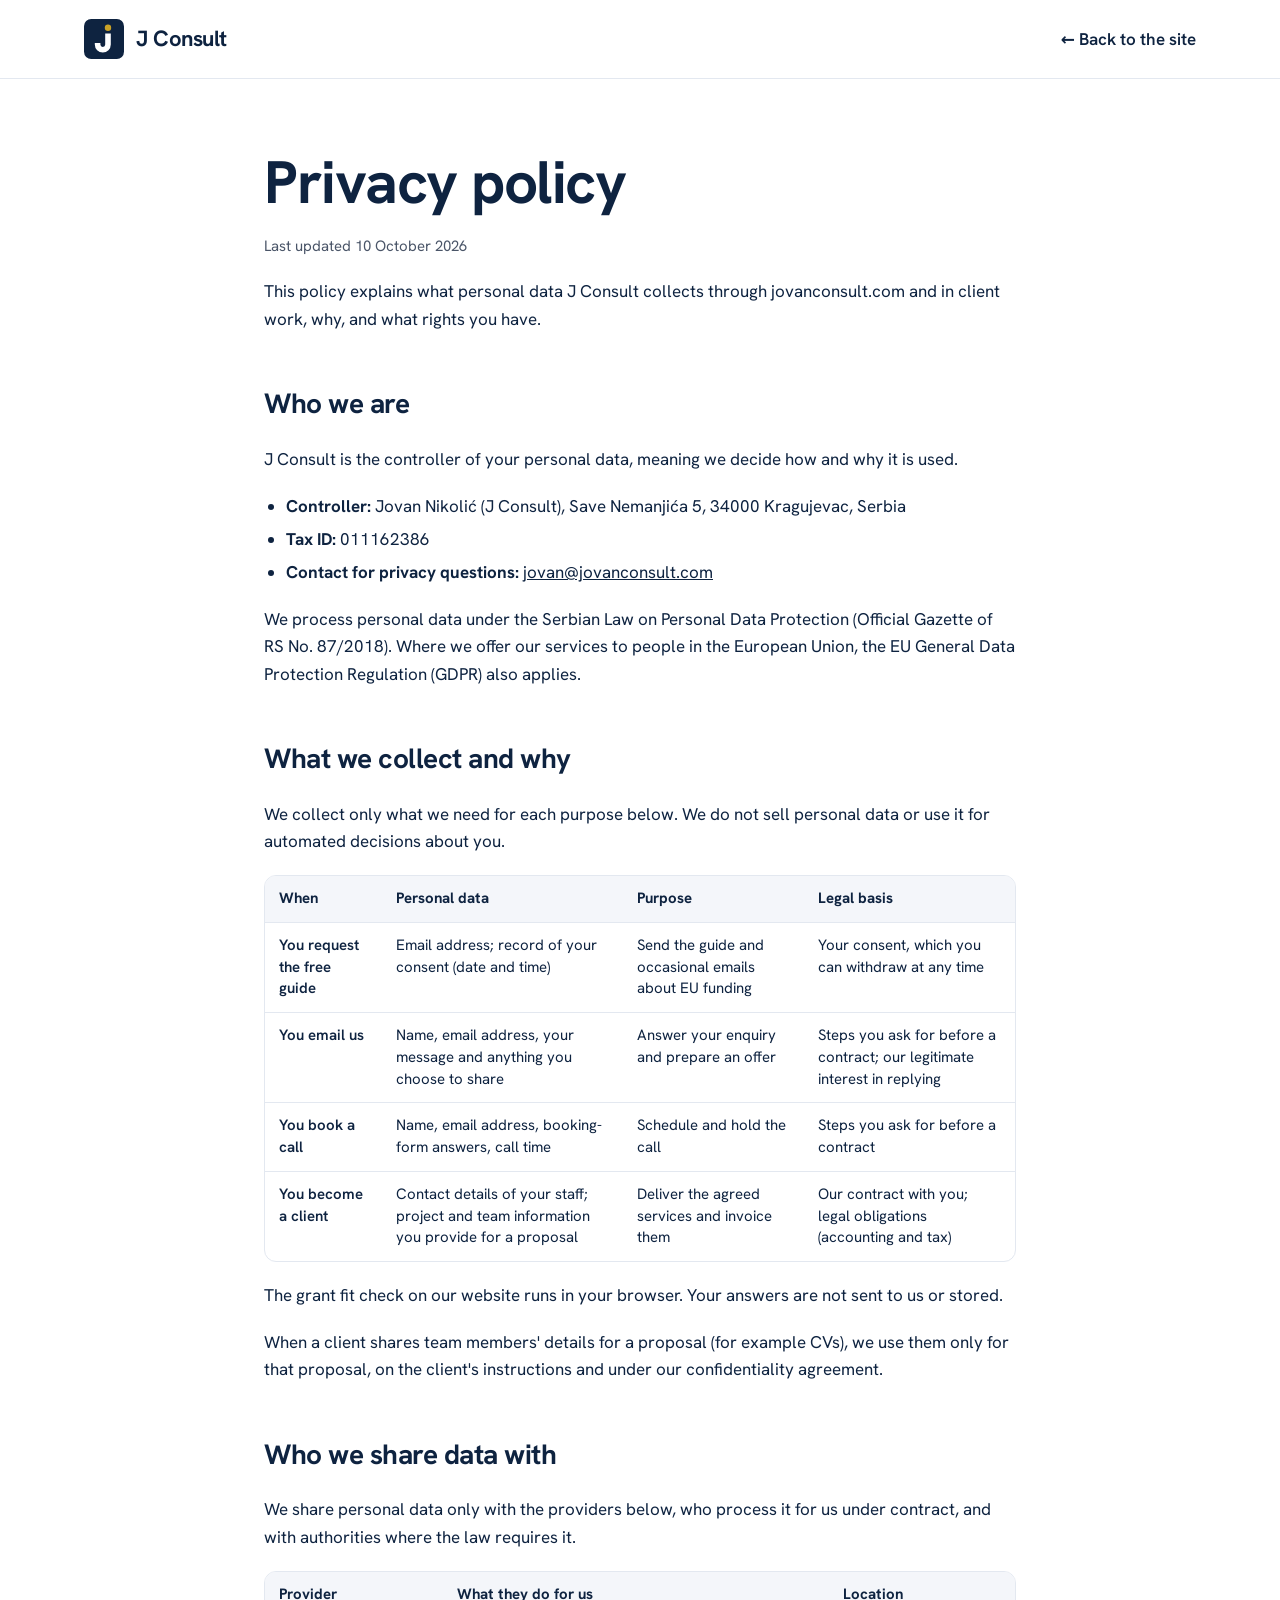
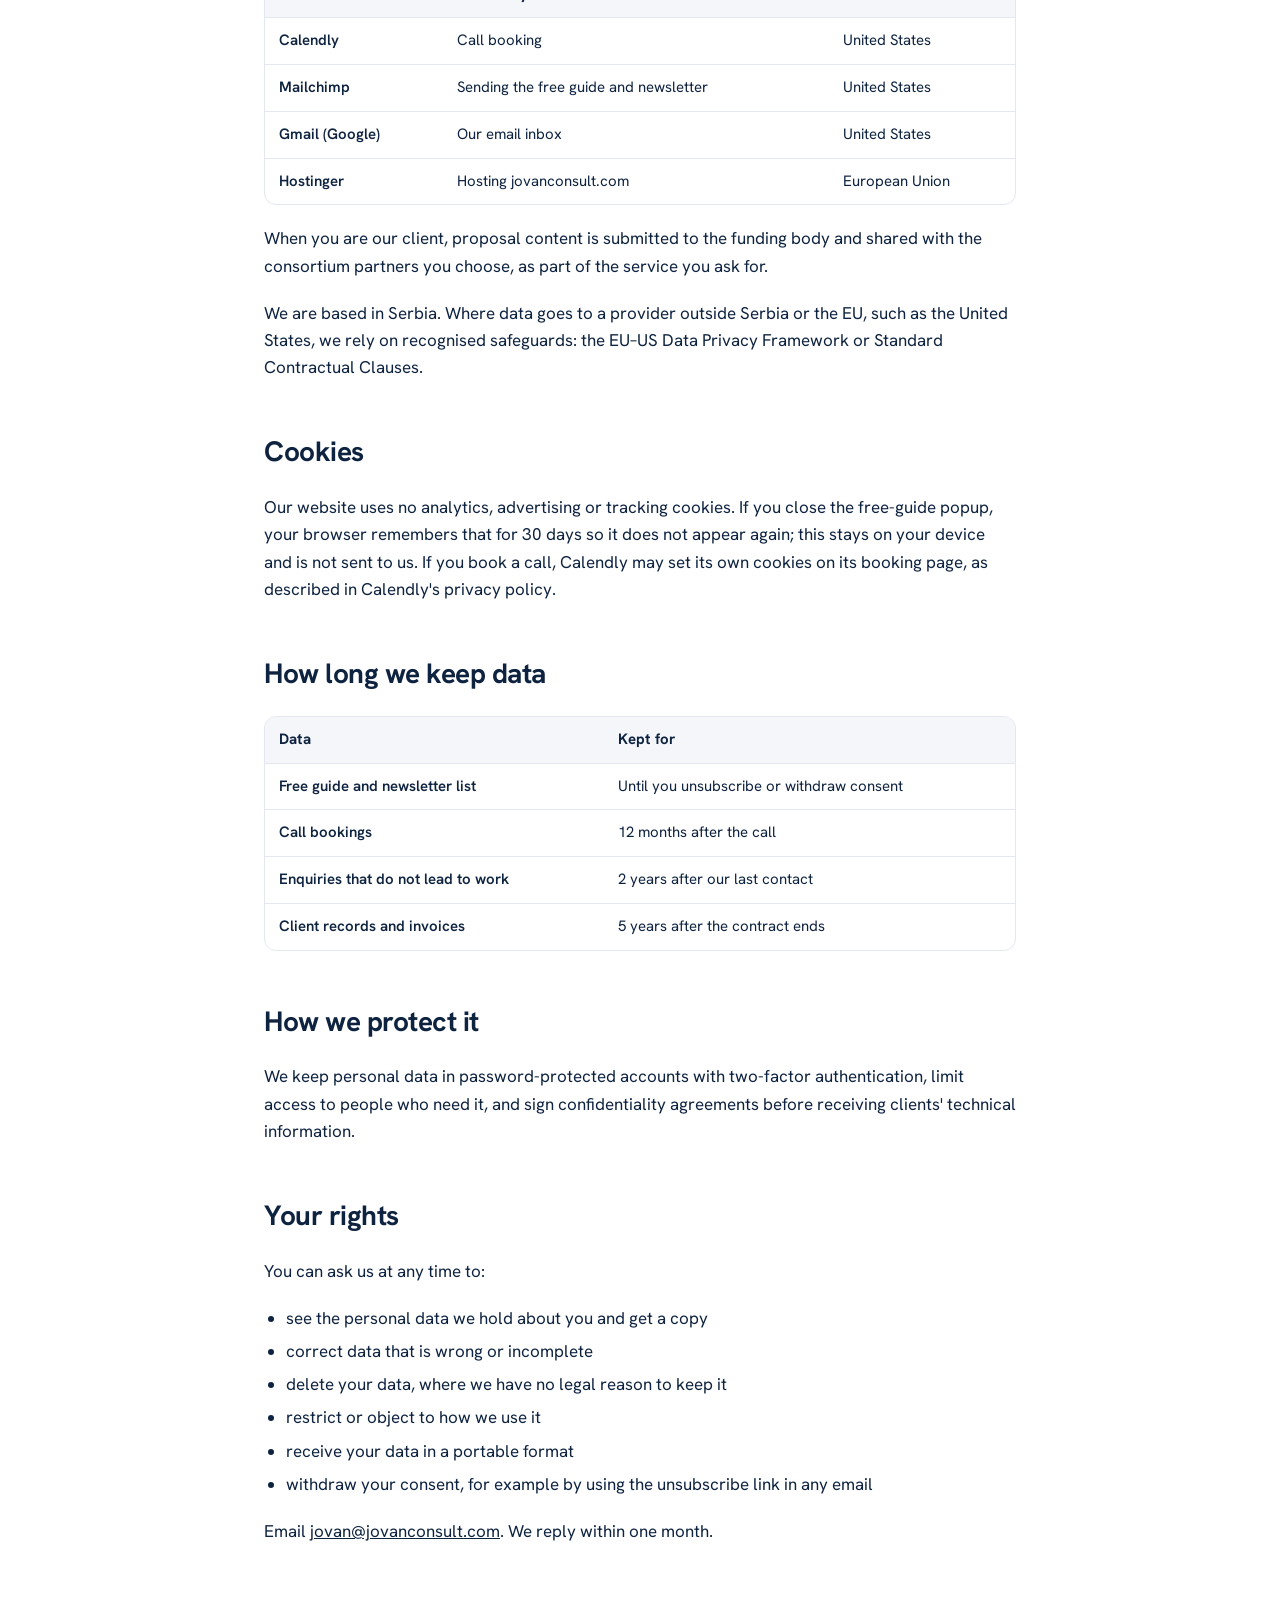
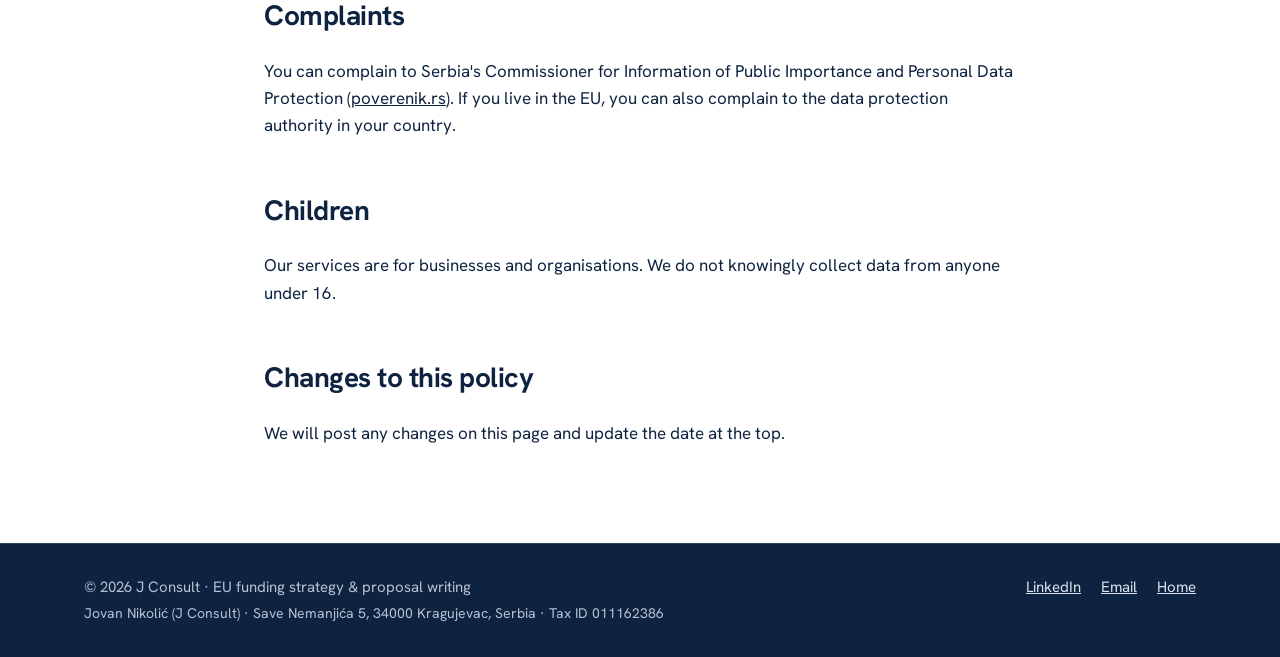
<file: privacy.html>
<!doctype html>
<html lang="en">
<head>
<meta charset="utf-8">
<meta name="viewport" content="width=device-width, initial-scale=1">
<title>Privacy policy · J Consult</title>
<meta name="description" content="How J Consult collects, uses and protects personal data.">
<link rel="canonical" href="https://jovanconsult.com/privacy.html">
<meta name="theme-color" content="#0E2340">
<link rel="icon" href="favicon.svg" type="image/svg+xml">
<link rel="preload" as="font" type="font/woff2" href="assets/fonts/hanken-grotesk-latin-400-normal.woff2" crossorigin>
<link rel="stylesheet" href="assets/css/style.css?v=3">
</head>
<body>
<a class="skip" href="#main">Skip to content</a>

<header class="site-header">
  <div class="bar">
    <a class="brand" href="index.html" aria-label="J Consult home">
      <svg width="40" height="40" viewBox="0 0 100 100" aria-hidden="true"><rect width="100" height="100" rx="18" fill="#0E2340"/><path d="M53 36H67V64A20 20 0 0 1 27 64V60H41V64A6 6 0 0 0 53 64Z" fill="#fff"/><circle cx="60" cy="22" r="8" fill="#C9A227"/></svg>
      J Consult
    </a>
    <a href="index.html" style="font-weight:600;text-decoration:none;padding:10px 0">← Back to the site</a>
  </div>
</header>

<main id="main" class="doc">
  <h1>Privacy policy</h1>
  <p class="meta">Last updated 10 October 2026</p>
  <p>This policy explains what personal data J Consult collects through jovanconsult.com and in client work, why, and what rights you have.</p>

  <h2>Who we are</h2>
  <p>J Consult is the controller of your personal data, meaning we decide how and why it is used.</p>
  <ul>
    <li><strong>Controller:</strong> Jovan Nikolić (J Consult), Save Nemanjića 5, 34000 Kragujevac, Serbia</li>
    <li><strong>Tax ID:</strong> 011162386</li>
    <li><strong>Contact for privacy questions:</strong> <a href="mailto:jovan@jovanconsult.com">jovan@jovanconsult.com</a></li>
  </ul>
  <p>We process personal data under the Serbian Law on Personal Data Protection (Official Gazette of RS No. 87/2018). Where we offer our services to people in the European Union, the EU General Data Protection Regulation (GDPR) also applies.</p>

  <h2>What we collect and why</h2>
  <p>We collect only what we need for each purpose below. We do not sell personal data or use it for automated decisions about you.</p>
  <div class="tbl">
    <table style="min-width:640px">
      <thead><tr><th>When</th><th>Personal data</th><th>Purpose</th><th>Legal basis</th></tr></thead>
      <tbody>
        <tr><td>You request the free guide</td><td>Email address; record of your consent (date and time)</td><td>Send the guide and occasional emails about EU funding</td><td>Your consent, which you can withdraw at any time</td></tr>
        <tr><td>You email us</td><td>Name, email address, your message and anything you choose to share</td><td>Answer your enquiry and prepare an offer</td><td>Steps you ask for before a contract; our legitimate interest in replying</td></tr>
        <tr><td>You book a call</td><td>Name, email address, booking-form answers, call time</td><td>Schedule and hold the call</td><td>Steps you ask for before a contract</td></tr>
        <tr><td>You become a client</td><td>Contact details of your staff; project and team information you provide for a proposal</td><td>Deliver the agreed services and invoice them</td><td>Our contract with you; legal obligations (accounting and tax)</td></tr>
      </tbody>
    </table>
  </div>
  <p>The grant fit check on our website runs in your browser. Your answers are not sent to us or stored.</p>
  <p>When a client shares team members' details for a proposal (for example CVs), we use them only for that proposal, on the client's instructions and under our confidentiality agreement.</p>

  <h2>Who we share data with</h2>
  <p>We share personal data only with the providers below, who process it for us under contract, and with authorities where the law requires it.</p>
  <div class="tbl">
    <table>
      <thead><tr><th>Provider</th><th>What they do for us</th><th>Location</th></tr></thead>
      <tbody>
        <tr><td>Calendly</td><td>Call booking</td><td>United States</td></tr>
        <tr><td>Mailchimp</td><td>Sending the free guide and newsletter</td><td>United States</td></tr>
        <tr><td>Gmail (Google)</td><td>Our email inbox</td><td>United States</td></tr>
        <tr><td>Hostinger</td><td>Hosting jovanconsult.com</td><td>European Union</td></tr>
      </tbody>
    </table>
  </div>
  <p>When you are our client, proposal content is submitted to the funding body and shared with the consortium partners you choose, as part of the service you ask for.</p>
  <p>We are based in Serbia. Where data goes to a provider outside Serbia or the EU, such as the United States, we rely on recognised safeguards: the EU–US Data Privacy Framework or Standard Contractual Clauses.</p>

  <h2>Cookies</h2>
  <p>Our website uses no analytics, advertising or tracking cookies. If you close the free-guide popup, your browser remembers that for 30 days so it does not appear again; this stays on your device and is not sent to us. If you book a call, Calendly may set its own cookies on its booking page, as described in Calendly's privacy policy.</p>

  <h2>How long we keep data</h2>
  <div class="tbl">
    <table>
      <thead><tr><th>Data</th><th>Kept for</th></tr></thead>
      <tbody>
        <tr><td>Free guide and newsletter list</td><td>Until you unsubscribe or withdraw consent</td></tr>
        <tr><td>Call bookings</td><td>12 months after the call</td></tr>
        <tr><td>Enquiries that do not lead to work</td><td>2 years after our last contact</td></tr>
        <tr><td>Client records and invoices</td><td>5 years after the contract ends</td></tr>
      </tbody>
    </table>
  </div>

  <h2>How we protect it</h2>
  <p>We keep personal data in password-protected accounts with two-factor authentication, limit access to people who need it, and sign confidentiality agreements before receiving clients' technical information.</p>

  <h2>Your rights</h2>
  <p>You can ask us at any time to:</p>
  <ul>
    <li>see the personal data we hold about you and get a copy</li>
    <li>correct data that is wrong or incomplete</li>
    <li>delete your data, where we have no legal reason to keep it</li>
    <li>restrict or object to how we use it</li>
    <li>receive your data in a portable format</li>
    <li>withdraw your consent, for example by using the unsubscribe link in any email</li>
  </ul>
  <p>Email <a href="mailto:jovan@jovanconsult.com">jovan@jovanconsult.com</a>. We reply within one month.</p>

  <h2>Complaints</h2>
  <p>You can complain to Serbia's Commissioner for Information of Public Importance and Personal Data Protection (<a href="https://www.poverenik.rs" rel="noopener">poverenik.rs</a>). If you live in the EU, you can also complain to the data protection authority in your country.</p>

  <h2>Children</h2>
  <p>Our services are for businesses and organisations. We do not knowingly collect data from anyone under 16.</p>

  <h2>Changes to this policy</h2>
  <p>We will post any changes on this page and update the date at the top.</p>
</main>

<footer class="site-footer">
  <div class="foot">
    <div>© 2026 J Consult · EU funding strategy &amp; proposal writing<small>Jovan Nikolić (J Consult) · Save Nemanjića 5, 34000 Kragujevac, Serbia · Tax ID 011162386</small></div>
    <nav aria-label="Footer">
      <a href="https://www.linkedin.com/in/j-nikolic/" rel="noopener">LinkedIn</a>
      <a href="mailto:jovan@jovanconsult.com">Email</a>
      <a href="index.html">Home</a>
    </nav>
  </div>
</footer>
</body>
</html>
</file>
<file: assets/css/style.css>
/* J Consult — site styles */

/* ---------- Fonts (self-hosted Hanken Grotesk) ---------- */
@font-face{font-family:"Hanken Grotesk";font-style:normal;font-weight:400;font-display:swap;src:url(../fonts/hanken-grotesk-latin-400-normal.woff2) format("woff2");unicode-range:U+0000-00FF,U+0131,U+0152-0153,U+02BB-02BC,U+02C6,U+02DA,U+02DC,U+0304,U+0308,U+0329,U+2000-206F,U+20AC,U+2122,U+2191,U+2193,U+2212,U+2215,U+FEFF,U+FFFD}
@font-face{font-family:"Hanken Grotesk";font-style:normal;font-weight:500;font-display:swap;src:url(../fonts/hanken-grotesk-latin-500-normal.woff2) format("woff2");unicode-range:U+0000-00FF,U+0131,U+0152-0153,U+02BB-02BC,U+02C6,U+02DA,U+02DC,U+0304,U+0308,U+0329,U+2000-206F,U+20AC,U+2122,U+2191,U+2193,U+2212,U+2215,U+FEFF,U+FFFD}
@font-face{font-family:"Hanken Grotesk";font-style:normal;font-weight:600;font-display:swap;src:url(../fonts/hanken-grotesk-latin-600-normal.woff2) format("woff2");unicode-range:U+0000-00FF,U+0131,U+0152-0153,U+02BB-02BC,U+02C6,U+02DA,U+02DC,U+0304,U+0308,U+0329,U+2000-206F,U+20AC,U+2122,U+2191,U+2193,U+2212,U+2215,U+FEFF,U+FFFD}
@font-face{font-family:"Hanken Grotesk";font-style:normal;font-weight:700;font-display:swap;src:url(../fonts/hanken-grotesk-latin-700-normal.woff2) format("woff2");unicode-range:U+0000-00FF,U+0131,U+0152-0153,U+02BB-02BC,U+02C6,U+02DA,U+02DC,U+0304,U+0308,U+0329,U+2000-206F,U+20AC,U+2122,U+2191,U+2193,U+2212,U+2215,U+FEFF,U+FFFD}
@font-face{font-family:"Hanken Grotesk";font-style:normal;font-weight:400;font-display:swap;src:url(../fonts/hanken-grotesk-latin-ext-400-normal.woff2) format("woff2");unicode-range:U+0100-02BA,U+02BD-02C5,U+02C7-02CC,U+02CE-02D7,U+02DD-02FF,U+0304,U+0308,U+0329,U+1D00-1DBF,U+1E00-1E9F,U+1EF2-1EFF,U+2020,U+20A0-20AB,U+20AD-20C0,U+2113,U+2C60-2C7F,U+A720-A7FF}
@font-face{font-family:"Hanken Grotesk";font-style:normal;font-weight:500;font-display:swap;src:url(../fonts/hanken-grotesk-latin-ext-500-normal.woff2) format("woff2");unicode-range:U+0100-02BA,U+02BD-02C5,U+02C7-02CC,U+02CE-02D7,U+02DD-02FF,U+0304,U+0308,U+0329,U+1D00-1DBF,U+1E00-1E9F,U+1EF2-1EFF,U+2020,U+20A0-20AB,U+20AD-20C0,U+2113,U+2C60-2C7F,U+A720-A7FF}
@font-face{font-family:"Hanken Grotesk";font-style:normal;font-weight:600;font-display:swap;src:url(../fonts/hanken-grotesk-latin-ext-600-normal.woff2) format("woff2");unicode-range:U+0100-02BA,U+02BD-02C5,U+02C7-02CC,U+02CE-02D7,U+02DD-02FF,U+0304,U+0308,U+0329,U+1D00-1DBF,U+1E00-1E9F,U+1EF2-1EFF,U+2020,U+20A0-20AB,U+20AD-20C0,U+2113,U+2C60-2C7F,U+A720-A7FF}
@font-face{font-family:"Hanken Grotesk";font-style:normal;font-weight:700;font-display:swap;src:url(../fonts/hanken-grotesk-latin-ext-700-normal.woff2) format("woff2");unicode-range:U+0100-02BA,U+02BD-02C5,U+02C7-02CC,U+02CE-02D7,U+02DD-02FF,U+0304,U+0308,U+0329,U+1D00-1DBF,U+1E00-1E9F,U+1EF2-1EFF,U+2020,U+20A0-20AB,U+20AD-20C0,U+2113,U+2C60-2C7F,U+A720-A7FF}

/* ---------- Tokens & base ---------- */
:root{
  --navy:#0E2340; --navy-2:#1B3A66; --ink:#0E2340; --muted:#4A5568;
  --soft:#B8C2D3; --pale:#DCE3EE; --line:#E3E8F0; --line-dark:#2A3F61;
  --bg-soft:#F4F6FA; --gold:#C9A227; --cream:#F7F1DC;
  --ease:cubic-bezier(.2,.7,.2,1);
}
*,*::before,*::after{box-sizing:border-box}
html{scroll-behavior:smooth;-webkit-text-size-adjust:100%}
body{margin:0;font-family:"Hanken Grotesk",system-ui,-apple-system,"Segoe UI",sans-serif;color:var(--ink);background:#fff;font-size:17px;line-height:1.55;-webkit-font-smoothing:antialiased}
img{display:block;max-width:100%;height:auto}
a{color:var(--ink)}
a:hover{color:var(--navy-2)}
:focus-visible{outline:2px solid var(--gold);outline-offset:2px}
section{scroll-margin-top:80px}
h1,h2,h3{text-wrap:balance}
.sr-only{position:absolute;width:1px;height:1px;padding:0;margin:-1px;overflow:hidden;clip:rect(0 0 0 0);white-space:nowrap;border:0}
.skip{position:absolute;left:-9999px;top:8px;z-index:100;background:#fff;padding:10px 14px;border-radius:8px;font-weight:600}
.skip:focus{left:8px}

/* ---------- Layout helpers ---------- */
.wrap{max-width:1160px;margin:0 auto;padding:96px 24px}
.soft{background:var(--bg-soft)}
.dark{background:var(--navy);color:#fff}
.eyebrow{font-size:14px;font-weight:600;letter-spacing:2.5px;text-transform:uppercase;color:var(--muted)}
.dark .eyebrow{color:var(--soft)}
.h2{margin:0;font-size:clamp(32px,4.4vw,48px);line-height:1.1;letter-spacing:-1px}
.lead{margin:0;color:var(--muted)}
.small{font-size:14px}
.head{display:flex;flex-direction:column;gap:14px;max-width:720px}
.stack{display:flex;flex-direction:column;gap:44px}
.mini{font-size:13px;font-weight:700;letter-spacing:2px;text-transform:uppercase;color:var(--muted)}

/* ---------- Buttons ---------- */
.btn{display:inline-flex;align-items:center;justify-content:center;text-align:center;gap:8px;min-height:48px;padding:13px 24px;border-radius:999px;border:1.5px solid transparent;font:inherit;font-size:17px;font-weight:600;text-decoration:none;cursor:pointer;transition:transform .2s ease,box-shadow .2s ease,filter .2s ease,background-color .2s ease}
.btn:hover{transform:translateY(-2px);box-shadow:0 10px 24px rgba(10,26,48,.22);filter:brightness(1.05)}
.btn-gold{background:var(--gold);color:var(--navy);font-weight:700}
.btn-gold:hover{color:var(--navy)}
.btn-navy{background:var(--navy);color:#fff}
.btn-navy:hover{color:#fff}
.btn-line-light{color:#fff;border-color:#8A9AB5;background:transparent}
.btn-line-light:hover{color:#fff;box-shadow:none;background:rgba(255,255,255,.06)}
.btn-line{color:var(--ink);border-color:var(--soft);background:transparent}
.btn-line:hover{box-shadow:none;border-color:var(--navy)}
.link-btn{align-self:flex-start;background:none;border:0;padding:8px 0;min-height:44px;font:inherit;font-weight:600;color:inherit;text-decoration:underline;text-underline-offset:4px;cursor:pointer}

/* ---------- Header ---------- */
.site-header{position:sticky;top:0;z-index:30;background:#fff;border-bottom:1px solid var(--line)}
.bar{max-width:1160px;margin:0 auto;padding:16px 24px;display:flex;align-items:center;justify-content:space-between;gap:16px}
.brand{display:flex;align-items:center;gap:12px;min-height:44px;text-decoration:none;color:var(--ink);font-size:22px;font-weight:700;letter-spacing:-.5px}
.brand:hover{color:var(--ink)}
.nav{display:flex;flex-wrap:wrap;align-items:center;gap:4px 24px;font-size:16px;font-weight:500}
.nav a{text-decoration:none;padding:10px 0}
.nav .btn{padding:10px 20px;min-height:44px;font-size:16px}
.burger{display:none;width:48px;height:48px;align-items:center;justify-content:center;border:1.5px solid var(--line);border-radius:12px;background:#fff;color:var(--ink);cursor:pointer}
.mmenu{display:none;flex-direction:column;padding:8px 20px 20px;border-top:1px solid var(--line);font-size:18px;font-weight:600}
.mmenu a{text-decoration:none;padding:14px 0;border-bottom:1px solid var(--line)}
.mmenu a.btn{border-bottom:0;margin-top:12px;padding:14px 20px}
.mbar{display:none;position:fixed;left:0;right:0;bottom:0;z-index:40;gap:10px;padding:12px 16px;background:rgba(14,35,64,.97);box-shadow:0 -8px 24px rgba(10,26,48,.25)}
.mbar .btn{flex:1;padding:12px;font-size:16px}

/* ---------- Hero ---------- */
.hero{position:relative;overflow:hidden;background:var(--navy);color:#fff}
.hero-img{position:absolute;inset:0;width:100%;height:100%;max-width:none;object-fit:cover;object-position:38% 55%}
.hero-shade{position:absolute;inset:0;background:radial-gradient(circle at 66% 48%,rgba(201,162,39,.16) 0%,rgba(201,162,39,0) 32%),linear-gradient(180deg,rgba(14,35,64,0) 45%,rgba(14,35,64,.94) 100%),linear-gradient(90deg,rgba(10,26,48,.96) 0%,rgba(14,35,64,.88) 38%,rgba(14,35,64,.58) 68%,rgba(14,35,64,.62) 100%)}
.hero-inner{position:relative;max-width:1160px;margin:0 auto;padding:120px 24px 72px}
.hero-copy{max-width:640px;display:flex;flex-direction:column;gap:28px}
.hero .eyebrow{color:var(--soft)}
.hero h1{margin:0;font-size:clamp(44px,7vw,84px);line-height:1.02;font-weight:700;letter-spacing:-2px}
.hero-sub{margin:0;font-size:21px;line-height:1.5;color:var(--pale)}
.actions{display:flex;flex-wrap:wrap;gap:14px}
.hero .link-btn{font-size:16px}
.stats{display:grid;grid-template-columns:repeat(auto-fit,minmax(min(220px,100%),1fr));gap:24px;margin-top:64px;padding-top:36px;border-top:1px solid #5C6F8E}
.stat-num{font-size:52px;font-weight:700;letter-spacing:-1.5px;line-height:1;font-variant-numeric:tabular-nums}
.stat-label{margin-top:6px;color:var(--soft);font-size:16px}

/* ---------- Programme logo bar ---------- */
.logo-bar{border-bottom:1px solid var(--line)}
.logo-row{max-width:1160px;margin:0 auto;padding:32px 24px;display:flex;flex-wrap:wrap;align-items:center;justify-content:center;gap:24px 34px}
.logo-row .eyebrow{font-size:13px;font-weight:700}
.logo-row .r{border-radius:6px}

/* ---------- Why EU funding ---------- */
.why{display:flex;flex-wrap:wrap;align-items:center;gap:48px}
.why-copy{flex:1 1 340px;display:flex;flex-direction:column;gap:16px}
.swipe{display:none;font-size:14px;font-weight:600}
.compare{flex:2 1 560px;min-width:0;overflow-x:auto;border:1px solid var(--line);border-radius:18px;box-shadow:0 12px 40px rgba(14,35,64,.06)}
.compare table{width:100%;min-width:560px;border-collapse:collapse;font-size:16px;line-height:1.4}
.compare th,.compare td{padding:18px 22px;text-align:left}
.compare thead th{padding:20px 22px;background:var(--bg-soft);font-size:18px;vertical-align:bottom}
.compare thead th:first-child{position:sticky;left:0;z-index:1}
.compare th.hl,.compare td.hl{background:var(--navy);color:#fff}
.compare td.hl{font-weight:600}
.compare tbody tr{border-top:1px solid var(--line)}
.compare tbody th{position:sticky;left:0;z-index:1;background:#fff;font-weight:600}
.compare td{color:var(--muted)}
.tag{display:block;width:fit-content;margin-bottom:6px;padding:3px 8px;border-radius:999px;background:var(--gold);color:var(--navy);font-size:11px;font-weight:700;letter-spacing:1.5px;text-transform:uppercase}

/* ---------- Why J Consult ---------- */
.principles{display:flex;flex-wrap:wrap;align-items:flex-start;gap:56px 72px;padding-top:104px;padding-bottom:104px}
.quote-col{flex:1 1 400px;display:flex;flex-direction:column;gap:28px}
.quote{margin:0;font-size:clamp(28px,3.4vw,40px);line-height:1.22;letter-spacing:-.8px;font-weight:600}
.sign{display:flex;align-items:center;gap:16px;font-weight:700}
.sign::before{content:"";flex:none;width:48px;height:2px;background:var(--gold)}
.sign small{display:block;color:var(--soft);font-size:15px;font-weight:400}
.plist{flex:1 1 460px;list-style:none;margin:0;padding:0;border-bottom:1px solid var(--line-dark)}
.plist li{display:flex;gap:20px;padding:26px 0;border-top:1px solid var(--line-dark)}
.ico{flex:none;width:48px;height:48px;border-radius:999px;border:1.5px solid var(--gold);color:var(--gold);display:flex;align-items:center;justify-content:center}
.plist h3{margin:0 0 6px;font-size:20px}
.plist p{margin:0;color:var(--pale)}

/* ---------- Services ---------- */
.svc{display:flex;flex-wrap:wrap;align-items:stretch;gap:24px}
.svc-tabs{flex:1 1 300px;display:flex;flex-direction:column;gap:10px}
.svc-tab{display:flex;align-items:center;gap:18px;min-height:76px;padding:20px 22px;border-radius:14px;border:1.5px solid var(--line);background:#fff;color:var(--ink);font:inherit;text-align:left;cursor:pointer;transition:background-color .25s ease,color .25s ease,border-color .25s ease,transform .2s ease}
.svc-tab:hover{transform:translateX(4px)}
.svc-tab .n{font-size:15px;font-weight:700;color:var(--muted)}
.svc-tab .t{flex:1;font-size:19px;font-weight:600;line-height:1.3}
.svc-tab svg{flex:none}
.svc-tab[aria-selected="true"]{background:var(--navy);border-color:var(--navy);color:#fff}
.svc-tab[aria-selected="true"] .n{color:var(--gold)}
.svc-panel{flex:2 1 540px;min-width:0;display:flex;flex-direction:column;gap:24px;padding:40px;border-radius:18px;background:#fff;box-shadow:0 12px 40px rgba(14,35,64,.06)}
.svc-panel[hidden]{display:none}
.svc-title{display:flex;flex-wrap:wrap;align-items:baseline;gap:8px 18px}
.svc-title .big{font-size:60px;font-weight:700;letter-spacing:-2px;line-height:1;color:var(--gold)}
.svc-title h3{margin:0;font-size:30px;line-height:1.15;letter-spacing:-.5px}
.svc-desc{margin:0;font-size:19px;line-height:1.5;color:var(--muted)}
.svc-detail{display:flex;flex-wrap:wrap;gap:24px 32px;padding-top:24px;border-top:1px solid var(--line)}
.svc-gets{flex:1 1 280px;display:flex;flex-direction:column;gap:14px}
.checks{list-style:none;margin:0;padding:0;display:flex;flex-direction:column;gap:12px}
.checks li{display:flex;gap:12px;align-items:flex-start}
.checks svg{flex:none;margin-top:2px}
.best{flex:1 1 200px;align-self:flex-start;display:flex;flex-direction:column;gap:8px;padding:20px 22px;border-radius:12px;background:var(--cream)}
.best p{margin:0}
.svc-panel .btn{align-self:flex-start}

/* ---------- Programmes ---------- */
.prog-grid{display:grid;grid-template-columns:repeat(auto-fit,minmax(min(300px,100%),1fr));gap:1px;background:var(--line);border:1px solid var(--line);border-radius:14px;overflow:hidden}
.prog{display:flex;flex-direction:column;gap:10px;padding:28px;background:#fff}
.prog-logo{height:132px;margin-bottom:8px;padding:10px;border:1px solid var(--line);border-radius:10px;display:flex;align-items:center;justify-content:center}
.prog-logo img{width:auto;height:auto;max-width:100%;max-height:110px}
.prog-logo.cover{padding:0;border:0;overflow:hidden}
.prog-logo.cover img{width:100%;height:100%;max-height:none;object-fit:cover}
.prog h3{margin:0;font-size:21px}
.prog p{margin:0;color:var(--muted)}

/* ---------- Grant fit check ---------- */
.checker{display:flex;flex-wrap:wrap;align-items:flex-start;gap:48px}
.checker-copy{flex:1 1 320px;display:flex;flex-direction:column;gap:14px}
.quiz{flex:1 1 520px;min-width:0;min-height:430px;padding:32px;border-radius:18px;background:#fff;box-shadow:0 12px 40px rgba(14,35,64,.08)}
.q-meta{display:flex;justify-content:space-between;align-items:center;min-height:32px;font-size:14px;font-weight:600;color:var(--muted)}
.q-back{min-height:44px;padding:8px 0;border:0;background:none;color:var(--ink);font:inherit;font-size:14px;font-weight:600;cursor:pointer}
.q-bar{height:6px;margin:10px 0 22px;border-radius:999px;background:var(--line);overflow:hidden}
.q-bar span{display:block;height:100%;border-radius:999px;background:var(--gold);transition:width .4s var(--ease)}
.q-text{margin:0 0 22px;font-size:24px;line-height:1.25;outline:none}
.q-opts{display:flex;flex-direction:column;gap:10px}
.q-opt{display:flex;justify-content:space-between;align-items:center;gap:12px;min-height:52px;padding:14px 18px;border:1.5px solid #D5DCE7;border-radius:12px;background:#fff;color:var(--ink);font:inherit;font-size:17px;font-weight:500;text-align:left;cursor:pointer;transition:border-color .2s ease,background-color .2s ease,transform .2s ease}
.q-opt:hover{border-color:var(--gold);transform:translateX(3px)}
.q-opt.sel{background:var(--cream);border-color:var(--gold)}
.q-opt svg{flex:none}
.q-result{display:flex;flex-direction:column;gap:18px}
.q-best{display:flex;flex-wrap:wrap;align-items:center;gap:20px}
.q-logo{width:150px;height:90px;padding:8px;border:1px solid var(--line);border-radius:10px;display:flex;align-items:center;justify-content:center}
.q-logo img{width:auto;height:auto;max-width:100%;max-height:100%}
.q-best h3{margin:0;font-size:30px;line-height:1.15;letter-spacing:-.5px;outline:none}
.q-result p{margin:0;color:var(--muted)}
.q-alt{padding-top:14px;border-top:1px solid var(--line);font-size:15px}
.q-alt strong{color:var(--ink)}
.q-actions{display:flex;flex-wrap:wrap;align-items:center;gap:12px}
.q-actions .btn{font-size:16px}

/* ---------- Process ---------- */
.steps{list-style:none;margin:0;padding:0;display:grid;grid-template-columns:repeat(auto-fit,minmax(min(240px,100%),1fr));gap:32px}
.steps li{display:flex;flex-direction:column;gap:10px;padding-top:20px;border-top:2px solid var(--gold)}
.steps .n{font-size:15px;font-weight:700;color:var(--soft)}
.steps h3{margin:0;font-size:21px}
.steps p{margin:0;color:var(--pale)}

/* ---------- Clients ---------- */
.marquee{overflow:hidden;padding:12px 0;-webkit-mask-image:linear-gradient(90deg,transparent 0%,#000 10%,#000 90%,transparent 100%);mask-image:linear-gradient(90deg,transparent 0%,#000 10%,#000 90%,transparent 100%)}
.track{display:flex;align-items:center;width:max-content;animation:marquee 36s linear infinite}
.marquee:hover .track{animation-play-state:paused}
.client{flex:none;display:flex;align-items:center;gap:14px;padding:0 44px}
.client span{font-size:22px;font-weight:700;letter-spacing:-.3px;white-space:nowrap}
.spot{display:flex;flex-wrap:wrap;align-items:center;gap:32px 40px;padding:40px;border-radius:18px;background:var(--navy);color:#fff}
.spot-logo{flex:none;max-width:100%;padding:26px 28px;border-radius:16px;background:#fff}
.spot-logo img{width:220px}
.spot-body{flex:1 1 420px;min-width:0;display:flex;flex-direction:column;gap:10px}
.spot-tag{display:flex;align-items:center;gap:10px;font-size:13px;font-weight:700;letter-spacing:2.5px;text-transform:uppercase;color:var(--gold)}
.spot-tag::before{content:"";width:10px;height:10px;border-radius:50%;background:var(--gold)}
.spot h3{margin:0;font-size:30px;line-height:1.15;letter-spacing:-.5px}
.spot p{margin:0;color:var(--pale)}
.spot a{align-self:flex-start;padding:8px 0;color:#fff;font-weight:600;text-underline-offset:4px}
.spot-figure{flex:0 1 220px}
.spot-figure small{display:block;margin-top:6px;color:var(--soft);font-size:15px}

/* ---------- Testimonials ---------- */
.voices{display:grid;grid-template-columns:repeat(auto-fit,minmax(min(280px,100%),1fr));gap:20px}
.voice{margin:0;display:flex;flex-direction:column;gap:18px;padding:30px;border-radius:14px;background:#fff}
.voice blockquote{margin:0;font-size:19px;line-height:1.5}
.voice figcaption{margin-top:auto;color:var(--muted);font-weight:600;font-size:15px}

/* ---------- About ---------- */
.about{display:flex;flex-wrap:wrap;align-items:center;gap:48px}
.portrait{flex:0 1 340px;min-width:240px;aspect-ratio:4/5;border-radius:14px;overflow:hidden;background:var(--navy);display:flex;align-items:center;justify-content:center}
.portrait img{width:100%;height:100%;object-fit:cover}
.about-copy{max-width:720px;display:flex;flex-direction:column;gap:16px}
.cv{list-style:none;margin:4px 0 0;padding:0;display:flex;flex-direction:column;gap:12px}
.cv li{display:flex;gap:14px;align-items:baseline;font-size:19px}
.cv li::before{content:"";flex:none;width:8px;height:8px;border-radius:50%;background:var(--gold);transform:translateY(-2px)}
.about-copy p{margin:0;color:var(--muted)}
.role{font-weight:600;font-size:19px}

/* ---------- FAQ ---------- */
.faq{display:flex;flex-wrap:wrap;align-items:flex-start;gap:48px}
.faq-copy{flex:1 1 320px;display:flex;flex-direction:column;gap:14px}
.faq-list{flex:2 1 560px;min-width:0;display:flex;flex-direction:column;gap:12px}
.faq-list details{padding:0 22px;border-radius:12px;background:#fff}
.faq-list summary{list-style:none;display:flex;justify-content:space-between;align-items:center;gap:16px;min-height:44px;padding:20px 0;font-size:18px;font-weight:600;cursor:pointer}
.faq-list summary::-webkit-details-marker{display:none}
.faq-list summary svg{flex:none;transition:transform .2s ease}
.faq-list details[open] summary svg{transform:rotate(45deg)}
.faq-list details p{margin:0;padding:0 0 22px;color:var(--muted)}

/* ---------- Final CTA ---------- */
.cta{display:flex;flex-direction:column;align-items:flex-start;gap:22px}
.cta h2{margin:0;max-width:760px;font-size:clamp(34px,5vw,56px);line-height:1.05;letter-spacing:-1.5px}
.cta p{margin:0;max-width:640px;font-size:20px;color:var(--pale)}

/* ---------- Footer ---------- */
.site-footer{background:var(--navy);color:var(--soft);font-size:15px;border-top:1px solid var(--line-dark)}
.foot{max-width:1160px;margin:0 auto;padding:32px 24px;display:flex;flex-wrap:wrap;justify-content:space-between;gap:16px}
.foot small{display:block;margin-top:4px;font-size:14px}
.foot nav{display:flex;flex-wrap:wrap;gap:20px}
.foot a{color:var(--pale)}
.foot a:hover{color:#fff}

/* ---------- Guide popup ---------- */
.modal[hidden]{display:none}
.modal-bg{position:fixed;inset:0;z-index:50;background:rgba(10,26,48,.6);animation:fade .25s ease}
.modal-box{position:fixed;z-index:51;top:48px;left:50%;transform:translateX(-50%);width:calc(100% - 32px);max-width:520px;max-height:calc(100vh - 64px);overflow-y:auto;border-radius:18px;background:#fff;box-shadow:0 24px 64px rgba(10,26,48,.4);animation:pop .4s var(--ease)}
.modal-x{position:absolute;top:10px;right:10px;width:44px;height:44px;border:0;background:transparent;color:#fff;cursor:pointer;display:flex;align-items:center;justify-content:center}
.modal-head{display:flex;flex-direction:column;gap:12px;padding:36px 32px 28px;background:var(--navy);color:#fff}
.modal-head .spot-tag{color:var(--gold)}
.modal-head h2{margin:0;font-size:30px;line-height:1.12;letter-spacing:-.5px}
.modal-head p{margin:0;color:var(--pale);font-size:16px}
.modal form,.modal .sent{display:flex;flex-direction:column;gap:16px;padding:28px 32px 32px}
.modal form[hidden],.modal .sent[hidden]{display:none}
.field{display:flex;flex-direction:column;gap:6px}
.field label{font-weight:600;font-size:15px}
.field input{min-height:48px;padding:12px 14px;border:1.5px solid var(--soft);border-radius:10px;color:var(--ink);font:inherit;font-size:16px}
.field input:focus{border-color:var(--navy)}
.consent{display:flex;gap:10px;align-items:flex-start;font-size:14px;color:var(--muted);line-height:1.45}
.consent input{flex:none;width:20px;height:20px;margin:1px 0 0;accent-color:var(--navy)}
.hp{position:absolute;left:-5000px}
.modal .btn-gold{width:100%}
.modal .link-btn{align-self:center;color:var(--muted);font-weight:400;font-size:15px}
.sent h3{margin:0;font-size:22px}
.sent p{margin:0;color:var(--muted)}
.sent .actions{gap:12px}
.sent .btn{font-size:16px}

/* ---------- Legal / text pages ---------- */
.doc{max-width:800px;margin:0 auto;padding:72px 24px 96px;display:flex;flex-direction:column;gap:20px;line-height:1.6}
.doc h1{margin:0;font-size:clamp(40px,6vw,60px);line-height:1.05;letter-spacing:-1.5px}
.doc h2{margin:28px 0 0;font-size:28px;letter-spacing:-.5px}
.doc p,.doc ul{margin:0}
.doc ul{padding-left:22px;display:flex;flex-direction:column;gap:6px}
.doc .meta{color:var(--muted);font-size:15px}
.tbl{overflow-x:auto;border:1px solid var(--line);border-radius:12px}
.tbl table{width:100%;min-width:480px;border-collapse:collapse;font-size:15px;line-height:1.45}
.tbl th,.tbl td{padding:12px 14px;text-align:left;vertical-align:top}
.tbl thead tr{background:var(--bg-soft)}
.tbl tbody tr{border-top:1px solid var(--line)}
.tbl tbody td:first-child{font-weight:600}

/* ---------- Motion ---------- */
@keyframes rise{from{opacity:0;transform:translateY(36px)}to{opacity:1;transform:none}}
@keyframes fade{from{opacity:0}to{opacity:1}}
@keyframes pop{from{opacity:0;transform:translate(-50%,18px)}to{opacity:1;transform:translate(-50%,0)}}
@keyframes zoom{from{transform:scale(1)}to{transform:scale(1.1)}}
@keyframes marquee{to{transform:translateX(-50%)}}
.lift{position:relative;transition:transform .25s ease,box-shadow .25s ease}
.lift:hover{z-index:2;transform:translateY(-5px);box-shadow:0 16px 36px rgba(14,35,64,.12)}
.svc-panel.anim,.quiz-step{animation:fade .4s ease}

@media (prefers-reduced-motion:no-preference){
  .hero-img{animation:zoom 26s ease-in-out infinite alternate;transform-origin:40% 55%}
  .hero-copy>*{animation:rise .9s var(--ease) both}
  .hero-copy>:nth-child(2){animation-delay:.12s}
  .hero-copy>:nth-child(3){animation-delay:.24s}
  .hero-copy>:nth-child(4){animation-delay:.36s}
  .hero-copy>:nth-child(5){animation-delay:.48s}
  .stats{animation:rise .9s var(--ease) .6s both}
  @supports (animation-timeline:view()){
    main .wrap>*{animation:rise linear both;animation-timeline:view();animation-range:entry 0% cover 28%}
  }
  .reveal-js main .wrap>*{opacity:0;transform:translateY(36px);transition:opacity .8s ease,transform .8s var(--ease)}
  .reveal-js main .wrap>.in{opacity:1;transform:none}
}
@media (prefers-reduced-motion:reduce){
  html{scroll-behavior:auto}
  .track{animation:none}
  .svc-panel.anim,.quiz-step,.modal-bg,.modal-box{animation:none}
  .btn:hover,.lift:hover,.svc-tab:hover,.q-opt:hover{transform:none}
}

/* ---------- Phones & small tablets ---------- */
@media (max-width:860px){
  .nav{display:none}
  .burger{display:flex}
  .mmenu:not([hidden]){display:flex}
  .mbar{display:flex}
  .swipe{display:block}
  .has-mbar{padding-bottom:76px}
  .bar{padding:10px 20px}
  .wrap,.principles{padding:64px 20px}
  .hero-inner{padding:64px 20px 48px}
  .hero-shade{background:linear-gradient(180deg,rgba(10,26,48,.80) 0%,rgba(14,35,64,.92) 100%)}
  .svc-panel,.quiz,.spot{padding:24px 20px}
  .modal-box{top:16px;max-height:calc(100vh - 32px)}
  .modal-head,.modal form,.modal .sent{padding-left:22px;padding-right:22px}
  .doc{padding:48px 20px 72px}
}
</file>
